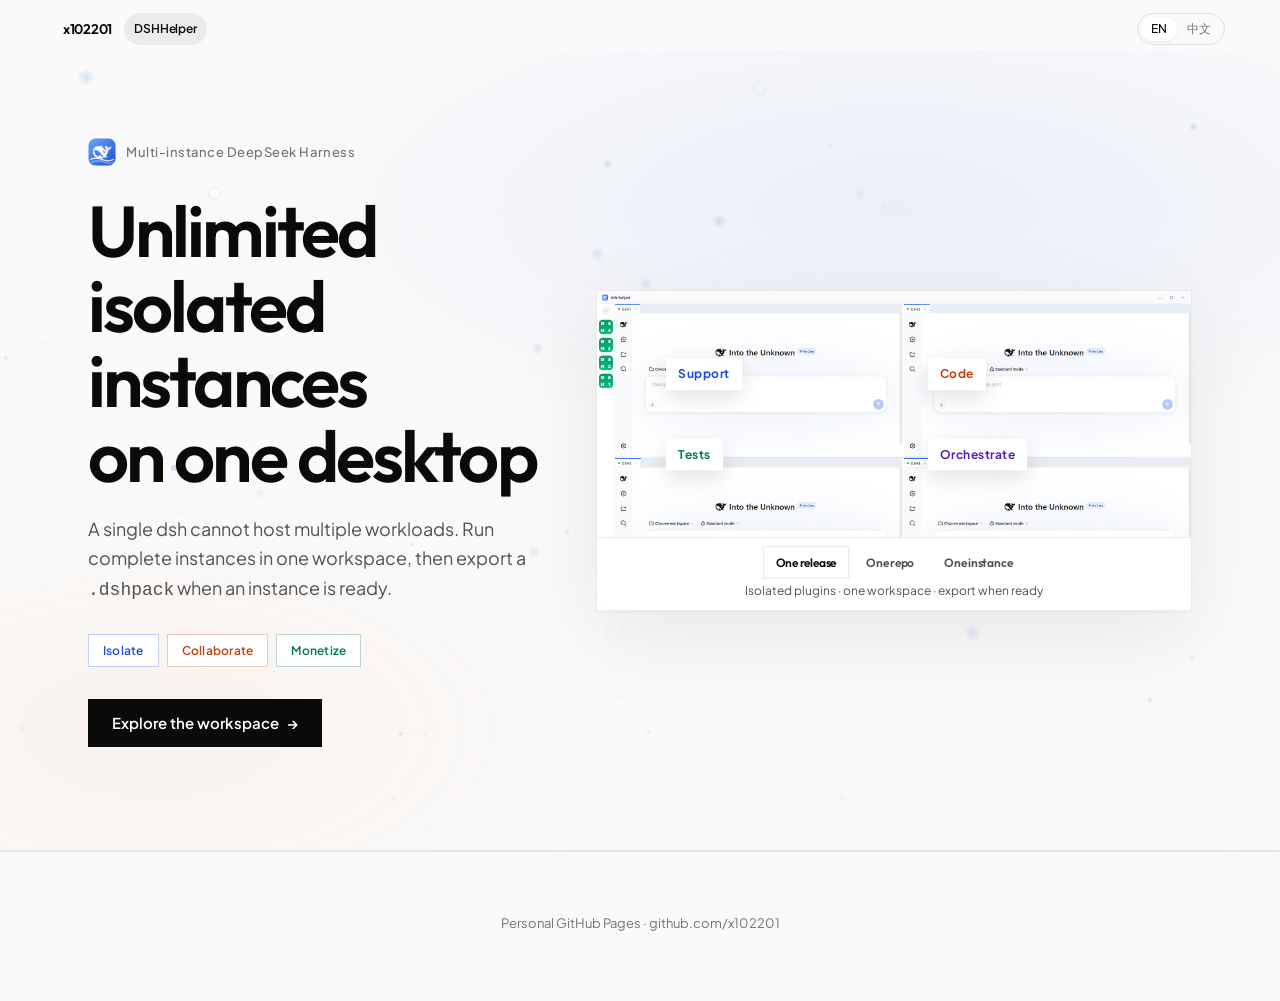
<file: index.html>
<!DOCTYPE html>
<html lang="en">
  <head>
    <meta charset="utf-8" />
    <meta name="viewport" content="width=device-width, initial-scale=1" />
    <title>x102201 — Projects</title>
    <meta
      name="description"
      content="Personal project showcase. Run unlimited isolated DeepSeek Harness instances on one desktop with DSHHelper."
    />
    <link rel="preconnect" href="https://fonts.googleapis.com" />
    <link rel="preconnect" href="https://fonts.gstatic.com" crossorigin />
    <link
      href="https://fonts.googleapis.com/css2?family=Outfit:wght@500;600;700&family=Plus+Jakarta+Sans:ital,wght@0,400;0,500;0,600;0,700;1,400&display=swap"
      rel="stylesheet"
    />
    <link rel="stylesheet" href="css/base.css" />
    <link rel="stylesheet" href="projects/dsh-helper/particles.css" />
    <link rel="stylesheet" href="projects/dsh-helper/banner/en/banner.css" />
    <script src="js/lang.js"></script>
  </head>
  <body>
    <header class="site-nav-shell">
      <div class="site-nav">
        <a class="site-nav__brand" href="./">x102201</a>
        <nav class="site-nav__content" data-site-content-nav></nav>
        <nav class="site-lang" aria-label="Language">
          <div class="site-lang__toggle">
            <a href="./" data-lang-switch="en" class="is-active" hreflang="en">EN</a>
            <a href="zh/" data-lang-switch="zh" hreflang="zh-CN">中文</a>
          </div>
        </nav>
      </div>
    </header>

    <main class="site-main">
      <a
        id="banner-dsh-helper"
        class="banner-dsh-helper"
        href="projects/dsh-helper/detail/"
        data-project-id="dsh-helper"
        aria-label="DSHHelper — Explore the workspace"
      >
        <canvas class="dsh-helper-particles" data-particles-mode="home" aria-hidden="true"></canvas>
        <div class="banner-dsh-helper__inner">
          <div class="banner-dsh-helper__copy">
            <p class="banner-dsh-helper__eyebrow">
              <img
                class="banner-dsh-helper__logo"
                src="projects/dsh-helper/assets/logo.png"
                alt=""
                width="28"
                height="28"
              />
              Multi-instance DeepSeek Harness
            </p>
            <h1 class="banner-dsh-helper__title">Unlimited isolated instances<br />on one desktop</h1>
            <p class="banner-dsh-helper__lede">
              A single dsh cannot host multiple workloads. Run complete instances in one workspace,
              then export a <code>.dshpack</code> when an instance is ready.
            </p>
            <ul class="banner-dsh-helper__tags">
              <li>Isolate</li>
              <li>Collaborate</li>
              <li>Monetize</li>
            </ul>
            <p class="banner-dsh-helper__cta">Explore the workspace <span aria-hidden="true">→</span></p>
          </div>
          <div class="banner-dsh-helper__visual">
            <div class="banner-dsh-helper__shot">
              <img
                src="projects/dsh-helper/assets/en/screenshot-main-light.png"
                alt="DSHHelper quad-pane workbench"
                width="1200"
                height="750"
                loading="eager"
              />
              <div class="banner-dsh-helper__scenes">
                <div class="banner-dsh-helper__scene is-on">
                  <ul class="banner-dsh-helper__panes">
                    <li>Support</li>
                    <li>Code</li>
                    <li>Tests</li>
                    <li>Orchestrate</li>
                  </ul>
                </div>
                <div class="banner-dsh-helper__scene">
                  <ul class="banner-dsh-helper__panes">
                    <li>Build</li>
                    <li>Docs</li>
                    <li>Test</li>
                    <li>Review</li>
                  </ul>
                </div>
                <div class="banner-dsh-helper__scene">
                  <ul class="banner-dsh-helper__panes">
                    <li>Frontend</li>
                    <li>Backend</li>
                    <li>Tests</li>
                    <li>Package</li>
                  </ul>
                </div>
              </div>
              <div class="banner-dsh-helper__legend">
                <div class="banner-dsh-helper__switch" aria-label="Work scenes">
                  <span class="is-on" data-scene="0" data-copy="Isolated plugins · one workspace · export when ready">One release</span>
                  <span data-scene="1" data-copy="Independent instances · one project folder · ship as a pack">One repo</span>
                  <span data-scene="2" data-copy="No plugin conflicts · side by side · one instance, one .dshpack">One instance</span>
                </div>
                <p class="banner-dsh-helper__caption-line">Isolated plugins · one workspace · export when ready</p>
              </div>
            </div>
          </div>
        </div>
      </a>
    </main>

    <footer class="site-footer">
      <p>Personal GitHub Pages · <a href="https://github.com/x102201">github.com/x102201</a></p>
    </footer>

    <script src="js/projects.js"></script>
    <script src="js/nav.js"></script>
    <script src="projects/dsh-helper/particles.js"></script>
    <script src="projects/dsh-helper/banner/banner.js"></script>
  </body>
</html>
</file>
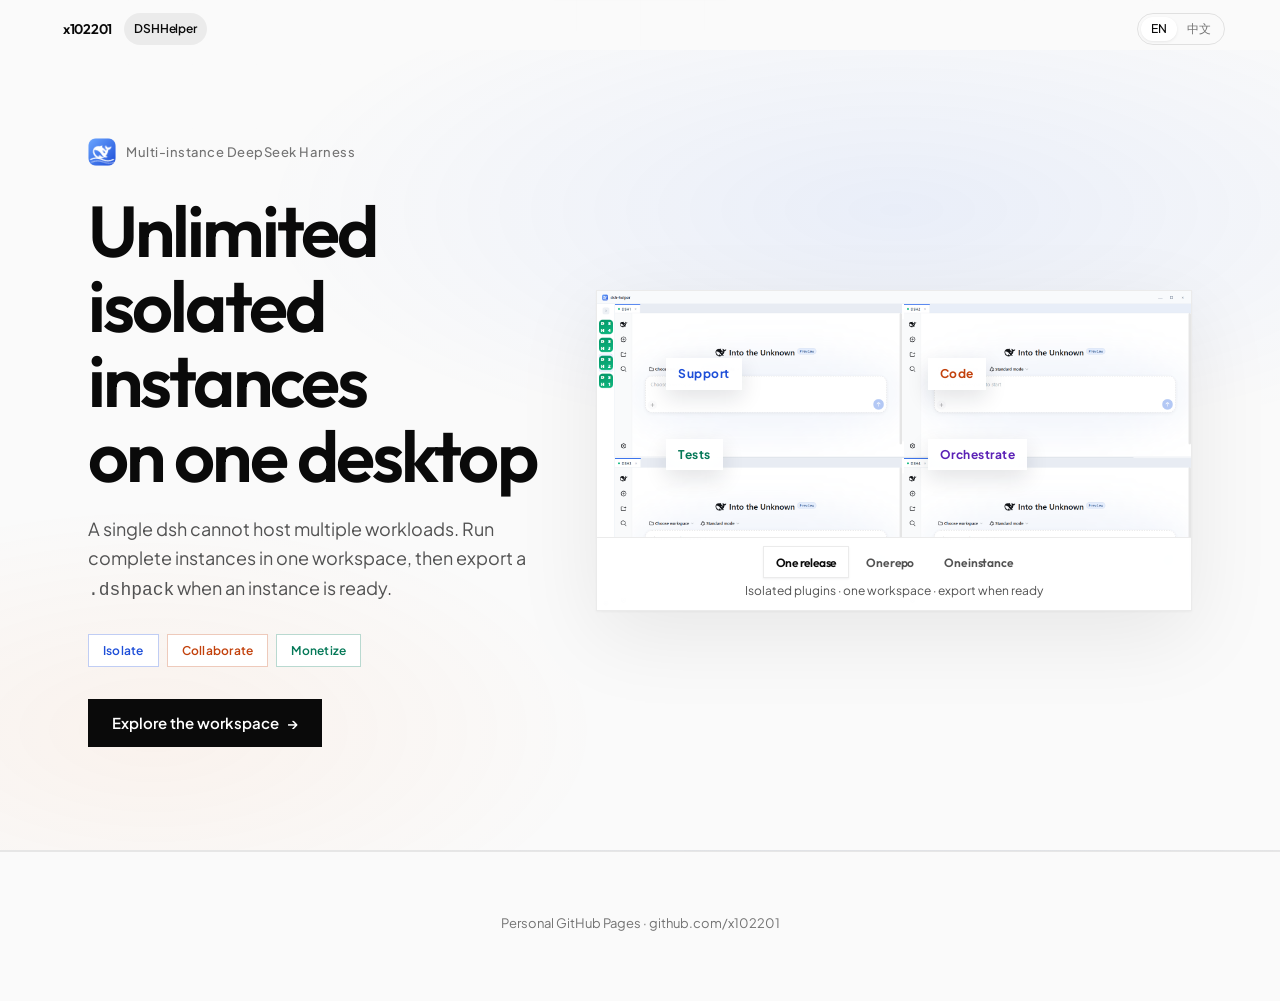
<file: zh/index.html>
<!DOCTYPE html>
<html lang="zh-CN">
  <head>
    <meta charset="utf-8" />
    <meta name="viewport" content="width=device-width, initial-scale=1" />
    <title>x102201 — 项目橱窗</title>
    <meta
      name="description"
      content="DSHHelper：在一台电脑上并行任意数量的独立 DeepSeek Harness 实例。隔离、协同、变现。"
    />
    <link rel="preconnect" href="https://fonts.googleapis.com" />
    <link rel="preconnect" href="https://fonts.gstatic.com" crossorigin />
    <link
      href="https://fonts.googleapis.com/css2?family=Outfit:wght@500;600;700&family=Plus+Jakarta+Sans:ital,wght@0,400;0,500;0,600;0,700;1,400&display=swap"
      rel="stylesheet"
    />
    <link rel="stylesheet" href="../css/base.css" />
    <link rel="stylesheet" href="../projects/dsh-helper/particles.css" />
    <link rel="stylesheet" href="../projects/dsh-helper/banner/zh/banner.css" />
    <script src="../js/lang.js"></script>
  </head>
  <body>
    <header class="site-nav-shell">
      <div class="site-nav">
        <a class="site-nav__brand" href="./">x102201</a>
        <nav class="site-nav__content" data-site-content-nav></nav>
        <nav class="site-lang" aria-label="语言">
          <div class="site-lang__toggle">
            <a href="../" data-lang-switch="en" hreflang="en">EN</a>
            <a href="./" data-lang-switch="zh" class="is-active" hreflang="zh-CN">中文</a>
          </div>
        </nav>
      </div>
    </header>

    <main class="site-main">
      <a
        id="banner-dsh-helper"
        class="banner-dsh-helper"
        href="../projects/dsh-helper/detail/zh/"
        data-project-id="dsh-helper"
        aria-label="DSHHelper — 了解工作区"
      >
        <canvas class="dsh-helper-particles" data-particles-mode="home" aria-hidden="true"></canvas>
        <div class="banner-dsh-helper__inner">
          <div class="banner-dsh-helper__copy">
            <p class="banner-dsh-helper__eyebrow">
              <img
                class="banner-dsh-helper__logo"
                src="../projects/dsh-helper/assets/logo.png"
                alt=""
                width="28"
                height="28"
              />
              DeepSeek Harness 桌面端
            </p>
            <h1 class="banner-dsh-helper__title">一台电脑，<br />并行无限实例</h1>
            <p class="banner-dsh-helper__lede">
              单一实例无法承载多套业务。拆成完整独立的 dsh，在同一工作区并行——实例就绪后封装为
              <code>.dshpack</code> 交付。
            </p>
            <ul class="banner-dsh-helper__tags">
              <li>隔离</li>
              <li>协同</li>
              <li>变现</li>
            </ul>
            <p class="banner-dsh-helper__cta">了解工作区 <span aria-hidden="true">→</span></p>
          </div>
          <div class="banner-dsh-helper__visual">
            <div class="banner-dsh-helper__shot">
              <img
                src="../projects/dsh-helper/assets/zh/screenshot-main-light.png"
                alt="DSHHelper 四分屏工作台"
                width="1200"
                height="750"
                loading="eager"
              />
              <div class="banner-dsh-helper__scenes">
                <div class="banner-dsh-helper__scene is-on">
                  <ul class="banner-dsh-helper__panes">
                    <li>客服</li>
                    <li>开发</li>
                    <li>测试</li>
                    <li>调度</li>
                  </ul>
                </div>
                <div class="banner-dsh-helper__scene">
                  <ul class="banner-dsh-helper__panes">
                    <li>编码</li>
                    <li>文档</li>
                    <li>测试</li>
                    <li>评审</li>
                  </ul>
                </div>
                <div class="banner-dsh-helper__scene">
                  <ul class="banner-dsh-helper__panes">
                    <li>前端</li>
                    <li>后端</li>
                    <li>测试</li>
                    <li>封装</li>
                  </ul>
                </div>
              </div>
              <div class="banner-dsh-helper__legend">
                <div class="banner-dsh-helper__switch" aria-label="工作场景">
                  <span class="is-on" data-scene="0" data-copy="插件环境隔离 · 同一工作区协同 · 配置完成后即可封装">同一份交付</span>
                  <span data-scene="1" data-copy="独立实例 · 共享项目目录 · 完成后导出制品">同一份仓库</span>
                  <span data-scene="2" data-copy="环境互不冲突 · 并行协作 · 一实例一 .dshpack">同一套实例</span>
                </div>
                <p class="banner-dsh-helper__caption-line">插件环境隔离 · 同一工作区协同 · 配置完成后即可封装</p>
              </div>
            </div>
          </div>
        </div>
      </a>
    </main>

    <footer class="site-footer">
      <p>个人 GitHub Pages · <a href="https://github.com/x102201">github.com/x102201</a></p>
    </footer>

    <script src="../js/projects.js"></script>
    <script src="../js/nav.js"></script>
    <script src="../projects/dsh-helper/particles.js"></script>
    <script src="../projects/dsh-helper/banner/banner.js"></script>
  </body>
</html>
</file>
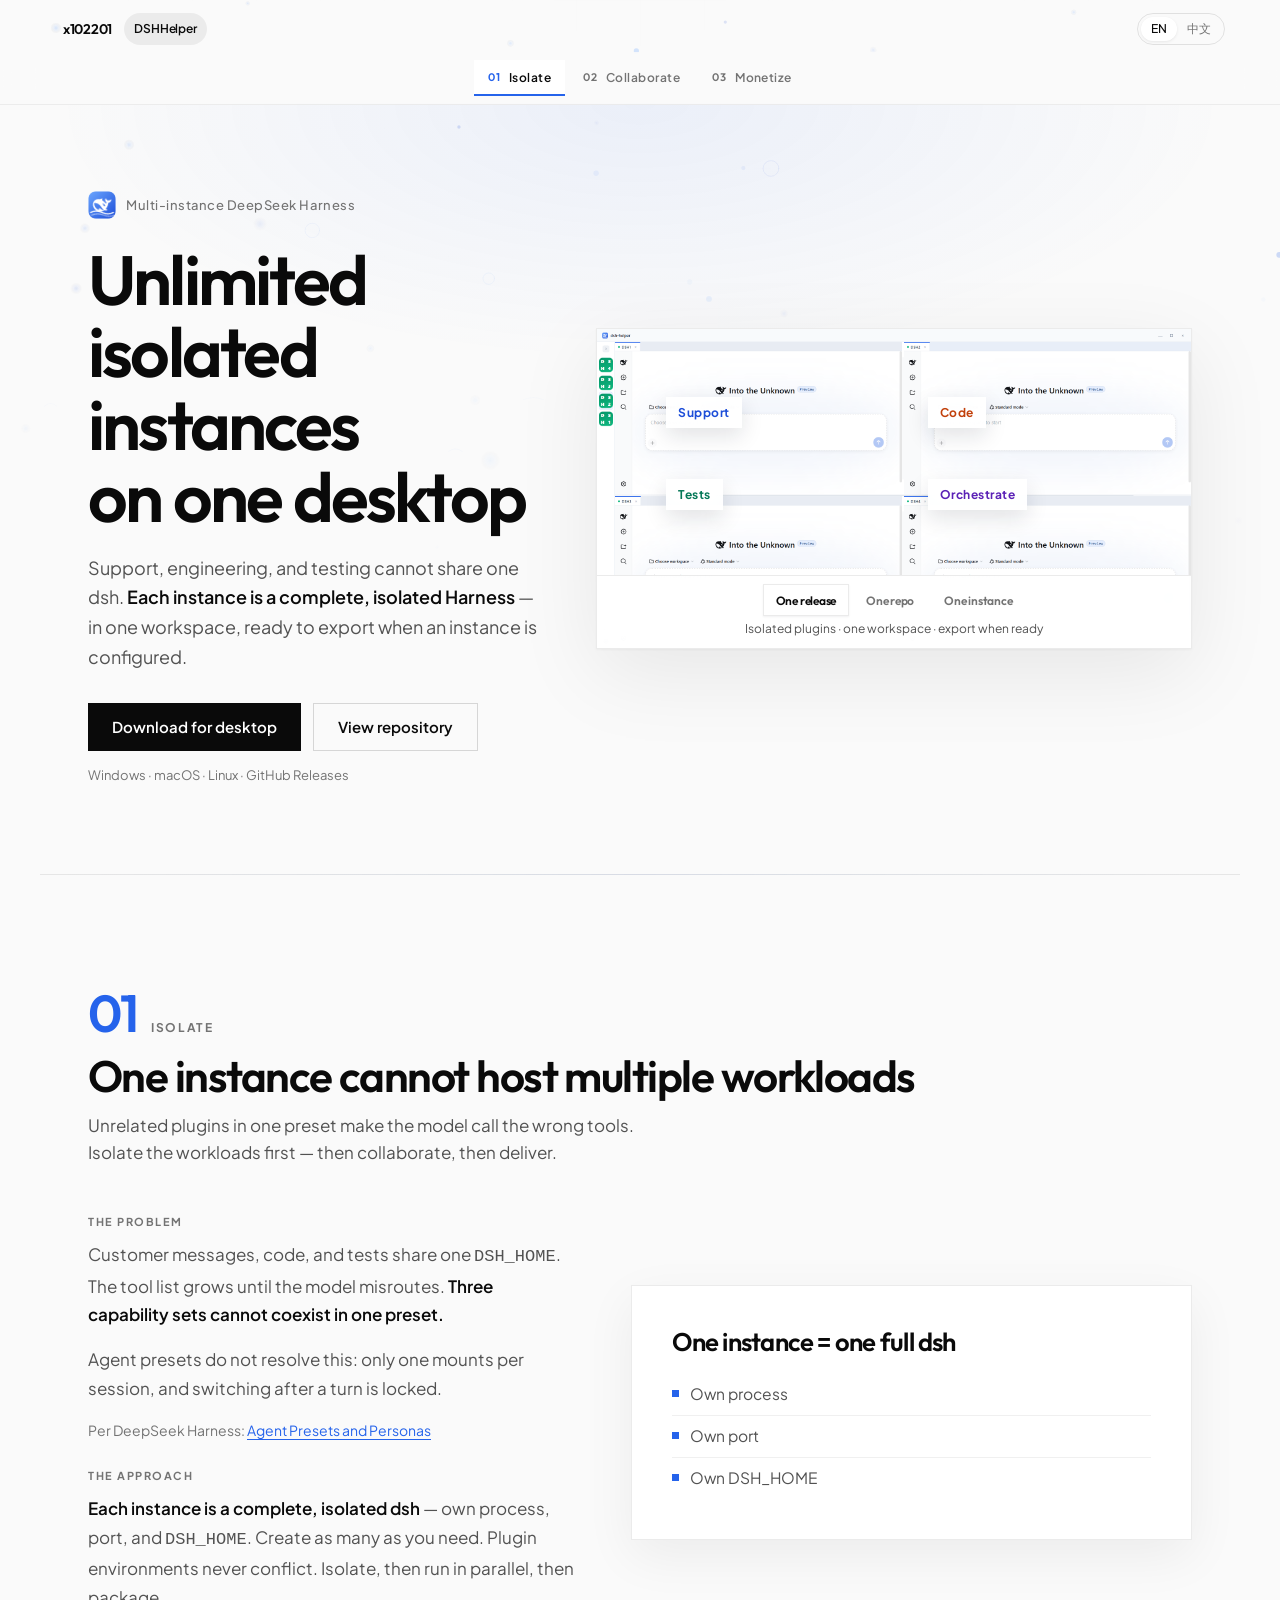
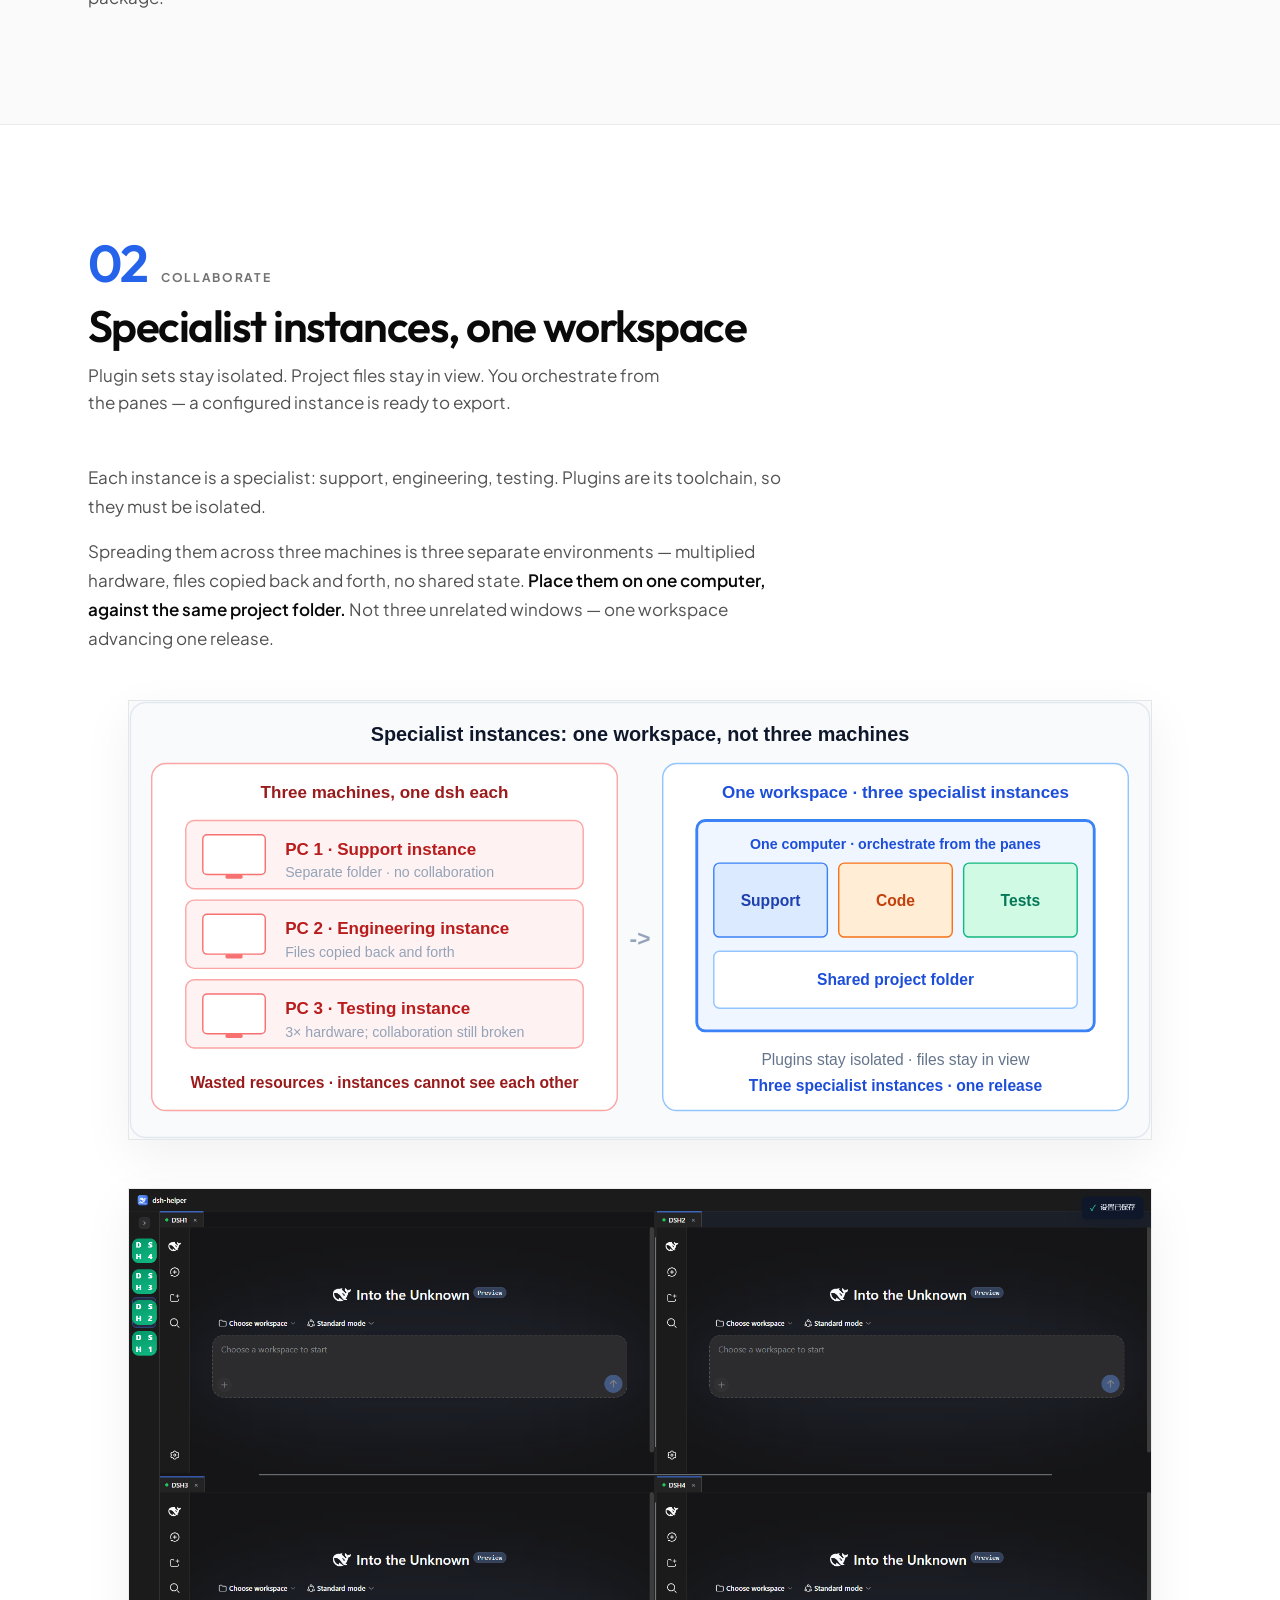
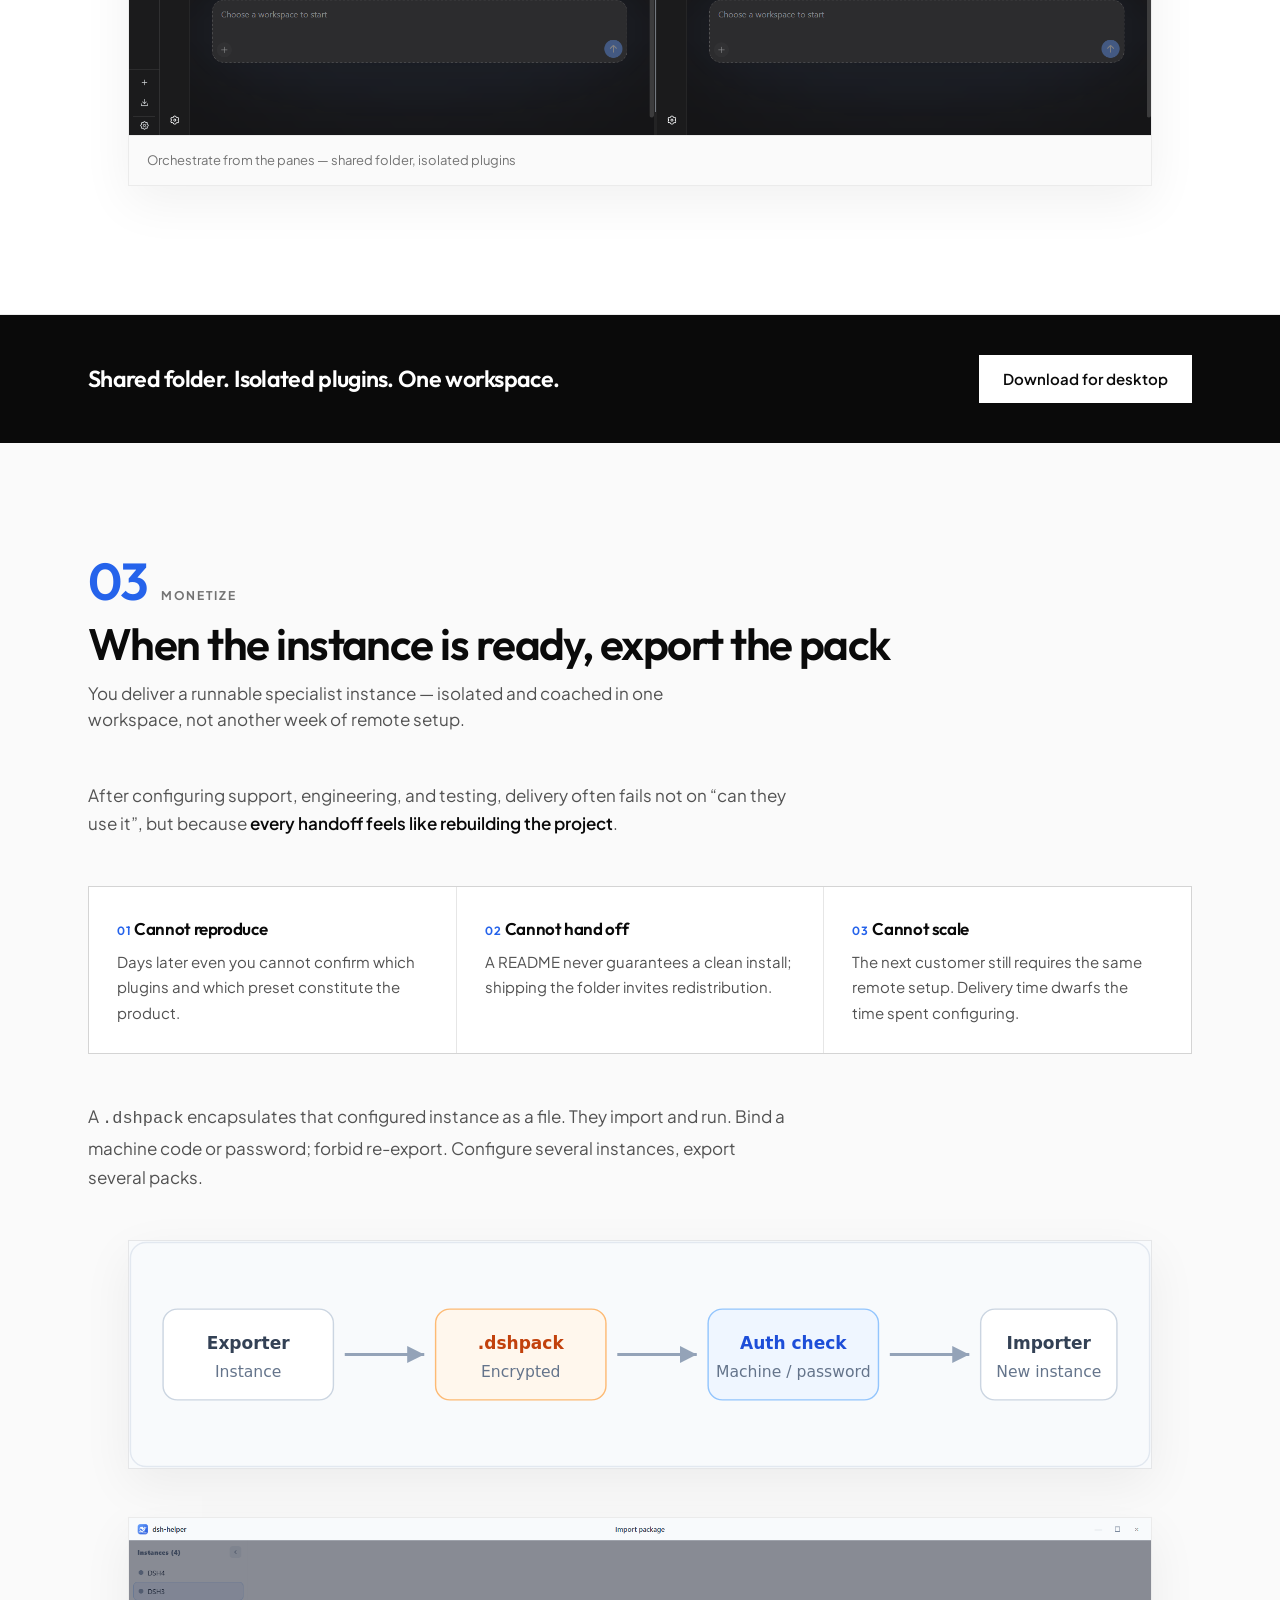
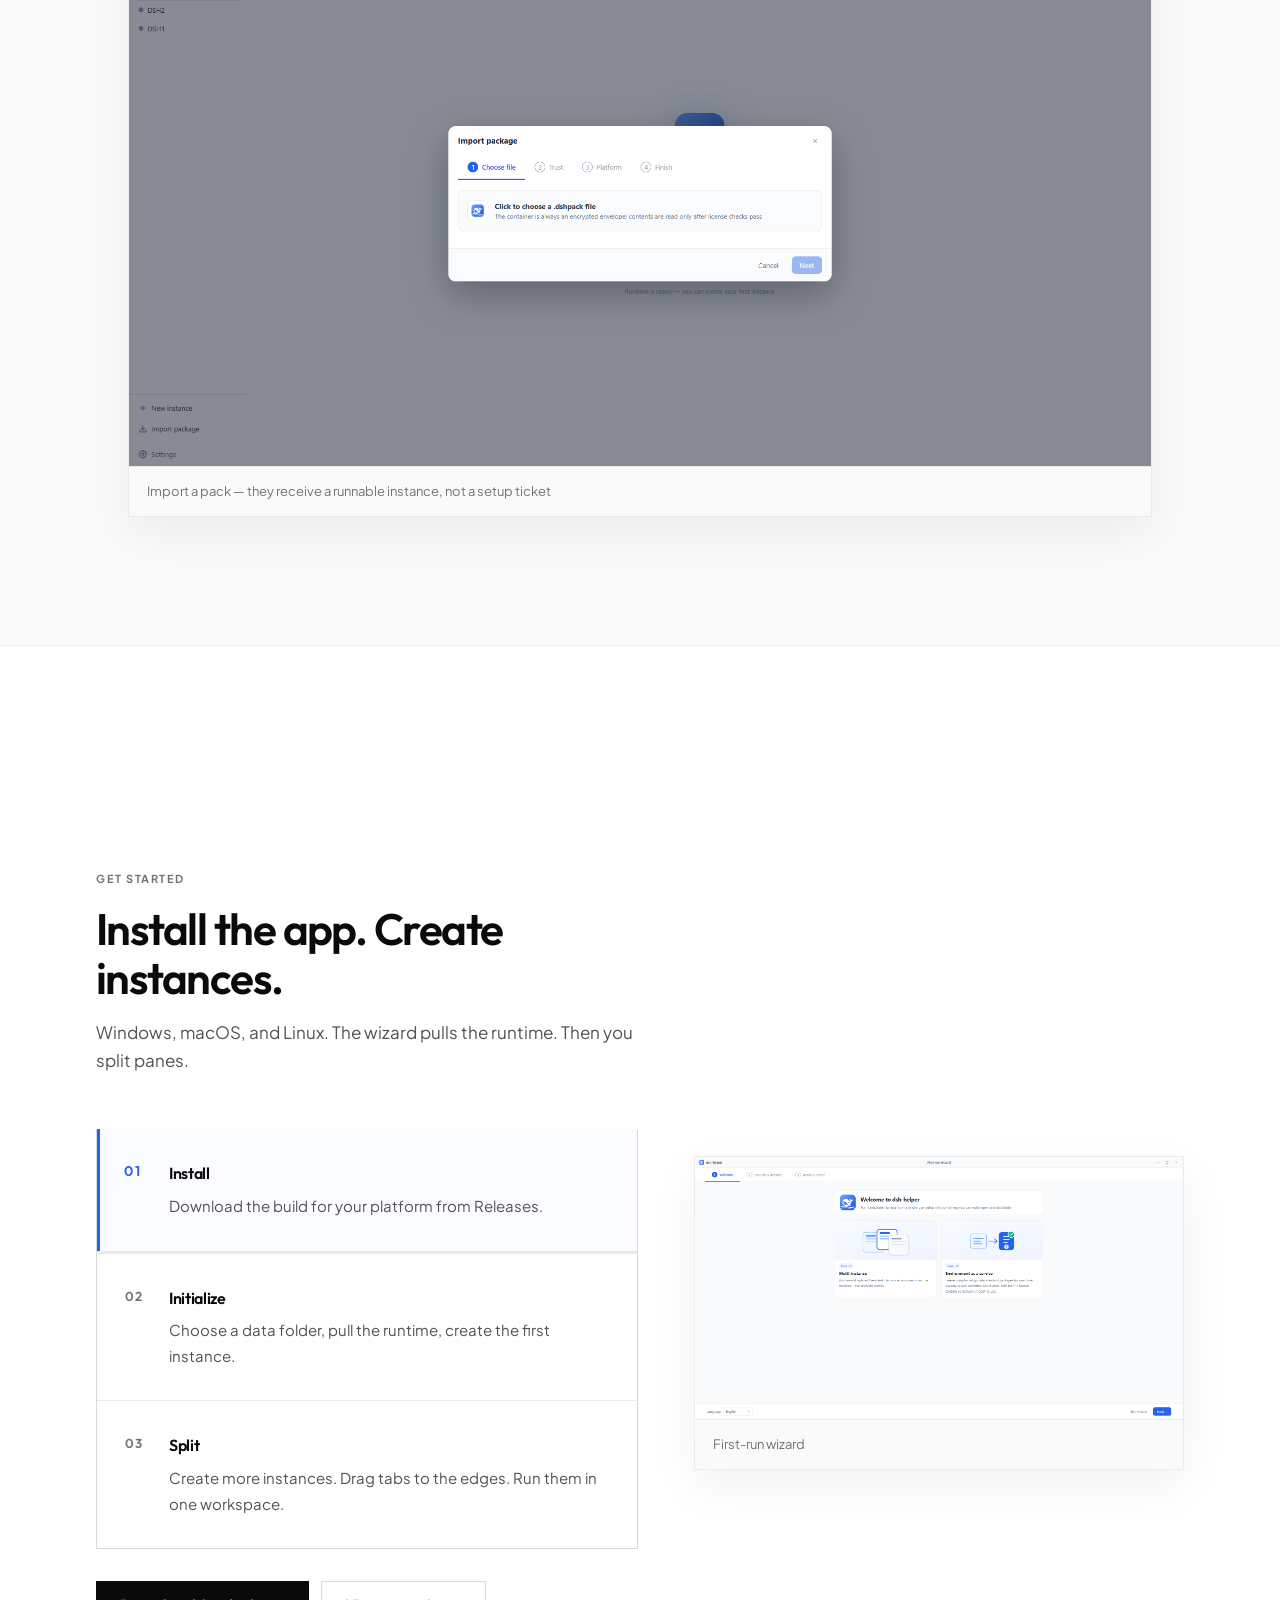
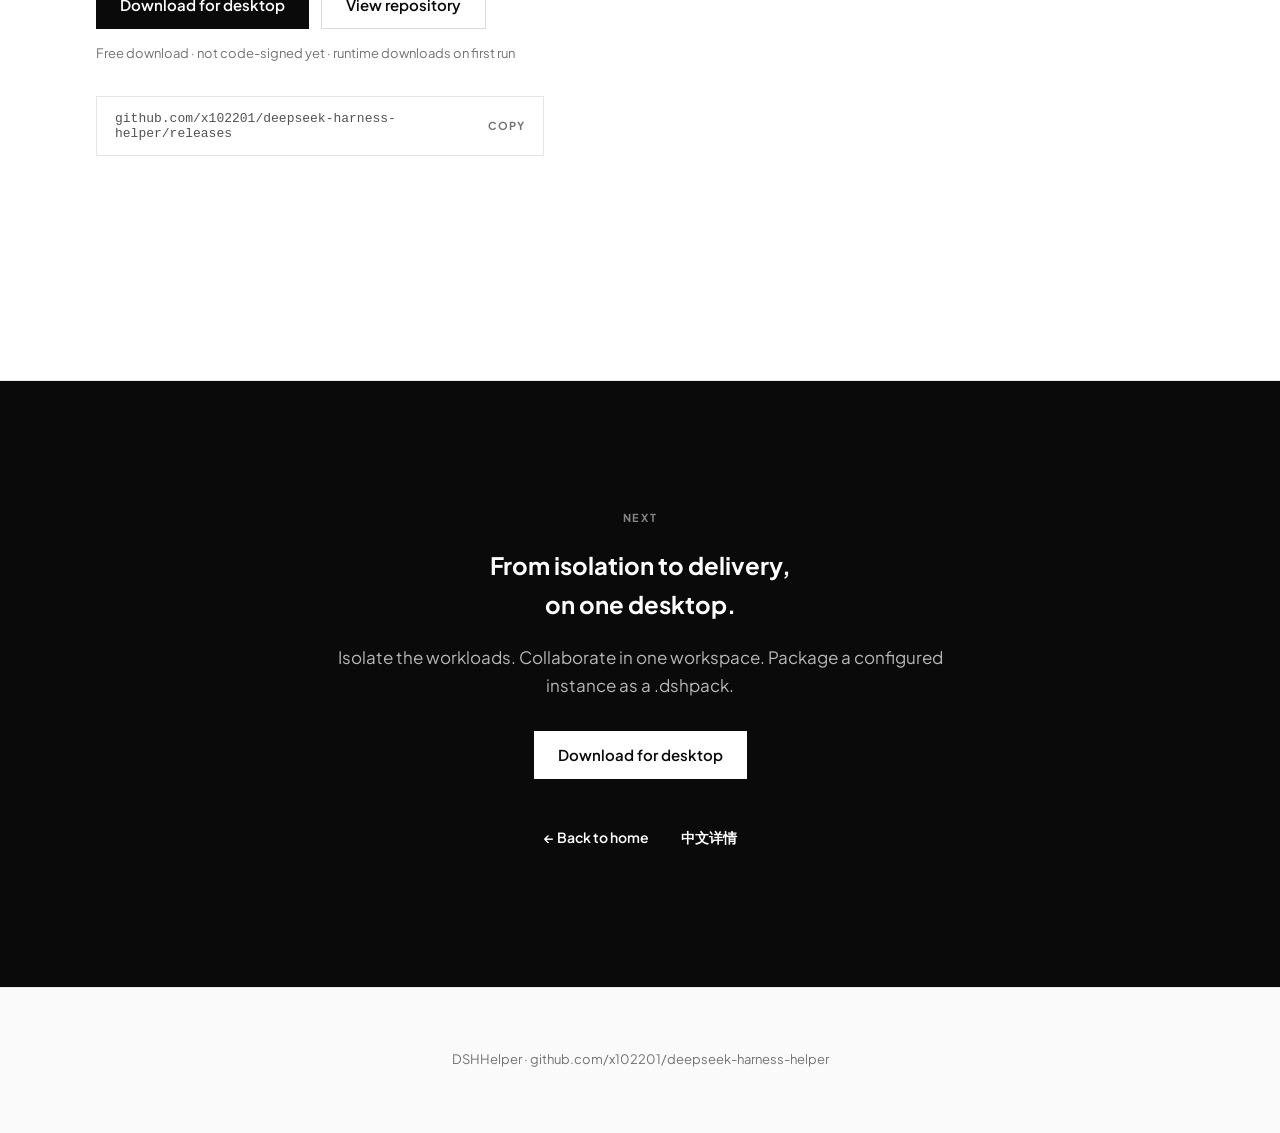
<file: projects/dsh-helper/detail/index.html>
<!DOCTYPE html>
<html lang="en">
  <head>
    <meta charset="utf-8" />
    <meta name="viewport" content="width=device-width, initial-scale=1" />
    <title>DSHHelper — Unlimited isolated instances on one desktop</title>
    <meta
      name="description"
      content="A single dsh cannot host multiple workloads. DSHHelper runs isolated DeepSeek Harness instances in one workspace — then exports a configured instance as a .dshpack."
    />
    <link rel="preconnect" href="https://fonts.googleapis.com" />
    <link rel="preconnect" href="https://fonts.gstatic.com" crossorigin />
    <link
      href="https://fonts.googleapis.com/css2?family=Outfit:wght@500;600;700&family=Plus+Jakarta+Sans:ital,wght@0,400;0,500;0,600;0,700;1,400&display=swap"
      rel="stylesheet"
    />
    <link rel="stylesheet" href="../../../css/base.css" />
    <link rel="stylesheet" href="../particles.css" />
    <link rel="stylesheet" href="detail.css" />
    <script src="../../../js/lang.js"></script>
  </head>
  <body class="dsh-detail">
    <canvas class="dsh-helper-particles" data-particles-mode="detail" aria-hidden="true"></canvas>
    <header class="site-nav-shell">
      <div class="site-nav">
        <a class="site-nav__brand" href="../../../">x102201</a>
        <nav class="site-nav__content" data-site-content-nav></nav>
        <nav class="site-lang" aria-label="Language">
          <div class="site-lang__toggle">
            <a href="./" data-lang-switch="en" class="is-active" hreflang="en">EN</a>
            <a href="zh/" data-lang-switch="zh" hreflang="zh-CN">中文</a>
          </div>
        </nav>
      </div>
    </header>

    <nav class="dsh-beats" aria-label="Story beats">
      <a href="#dsh-isolate" data-beat="1"><span>01</span>Isolate</a>
      <a href="#dsh-collab" data-beat="2"><span>02</span>Collaborate</a>
      <a href="#dsh-sell" data-beat="3"><span>03</span>Monetize</a>
    </nav>

    <main>
      <section class="dsh-hero">
        <div class="dsh-hero__inner">
          <p class="dsh-eyebrow">
            <img src="../assets/logo.png" alt="" width="28" height="28" />
            Multi-instance DeepSeek Harness
          </p>
          <h1>Unlimited isolated instances<br />on one desktop</h1>
          <p class="dsh-hero__lede">
            Support, engineering, and testing cannot share one dsh.
            <strong>Each instance is a complete, isolated Harness</strong> — in one workspace,
            ready to export when an instance is configured.
          </p>
          <div class="dsh-cta-row">
            <a
              class="dsh-btn dsh-btn--primary"
              href="https://github.com/x102201/deepseek-harness-helper/releases"
              rel="noopener noreferrer"
              >Download for desktop</a
            >
            <a
              class="dsh-btn dsh-btn--ghost"
              href="https://github.com/x102201/deepseek-harness-helper"
              rel="noopener noreferrer"
              >View repository</a
            >
          </div>
          <p class="dsh-proof">Windows · macOS · Linux · GitHub Releases</p>
        </div>
        <div class="dsh-hero__shot">
          <img
            src="../assets/en/screenshot-main-light.png"
            alt="DSHHelper workbench with multiple DeepSeek Harness panes"
            width="1200"
            height="750"
            loading="eager"
          />
          <div class="dsh-hero__scenes">
            <div class="dsh-hero__scene is-on">
              <ul class="dsh-hero__panes">
                <li>Support</li>
                <li>Code</li>
                <li>Tests</li>
                <li>Orchestrate</li>
              </ul>
            </div>
            <div class="dsh-hero__scene">
              <ul class="dsh-hero__panes">
                <li>Build</li>
                <li>Docs</li>
                <li>Test</li>
                <li>Review</li>
              </ul>
            </div>
            <div class="dsh-hero__scene">
              <ul class="dsh-hero__panes">
                <li>Frontend</li>
                <li>Backend</li>
                <li>Tests</li>
                <li>Package</li>
              </ul>
            </div>
          </div>
          <div class="dsh-hero__legend">
            <div class="dsh-hero__switch" aria-label="Work scenes">
              <button type="button" class="is-on" data-scene="0" data-copy="Isolated plugins · one workspace · export when ready">One release</button>
              <button type="button" data-scene="1" data-copy="Independent instances · one project folder · ship as a pack">One repo</button>
              <button type="button" data-scene="2" data-copy="No plugin conflicts · side by side · one instance, one .dshpack">One instance</button>
            </div>
            <p class="dsh-hero__caption">Isolated plugins · one workspace · export when ready</p>
          </div>
        </div>
      </section>

      <section class="dsh-chapter" id="dsh-isolate" data-chapter="1">
        <div class="dsh-chapter__inner">
          <header class="dsh-chapter__head">
            <p class="dsh-chapter__num"><span>01</span> Isolate</p>
            <h2>One instance cannot host multiple workloads</h2>
            <p class="dsh-chapter__promise">Unrelated plugins in one preset make the model call the wrong tools. Isolate the workloads first — then collaborate, then deliver.</p>
          </header>
          <div class="dsh-chapter__grid">
            <div class="dsh-chapter__copy">
              <p class="dsh-kicker">The problem</p>
              <p>
                Customer messages, code, and tests share one <code>DSH_HOME</code>.
                The tool list grows until the model misroutes.
                <strong>Three capability sets cannot coexist in one preset.</strong>
              </p>
              <p>
                Agent presets do not resolve this: only one mounts per session, and switching after a turn is locked.
              </p>
              <p class="dsh-cite">
                Per DeepSeek Harness:
                <a href="https://deepseekdocs.com/en/docs/features/persona" rel="noopener noreferrer"
                  >Agent Presets and Personas</a>
              </p>
              <p class="dsh-kicker">The approach</p>
              <p>
                <strong>Each instance is a complete, isolated dsh</strong> — own process, port, and
                <code>DSH_HOME</code>. Create as many as you need. Plugin environments never conflict.
                Isolate, then run in parallel, then package.
              </p>
            </div>
            <aside class="dsh-callout">
              <p class="dsh-callout__eq">One instance = one full dsh</p>
              <ul>
                <li>Own process</li>
                <li>Own port</li>
                <li>Own DSH_HOME</li>
              </ul>
            </aside>
          </div>
        </div>
      </section>

      <section class="dsh-chapter dsh-chapter--band" id="dsh-collab" data-chapter="2">
        <div class="dsh-chapter__inner">
          <header class="dsh-chapter__head">
            <p class="dsh-chapter__num"><span>02</span> Collaborate</p>
            <h2>Specialist instances, one workspace</h2>
            <p class="dsh-chapter__promise">Plugin sets stay isolated. Project files stay in view. You orchestrate from the panes — a configured instance is ready to export.</p>
          </header>
          <div class="dsh-chapter__copy dsh-chapter__copy--wide">
            <p>
              Each instance is a specialist: support, engineering, testing. Plugins are its toolchain, so they must be isolated.
            </p>
            <p>
              Spreading them across three machines is three separate environments — multiplied hardware, files copied back and forth, no shared state.
              <strong>Place them on one computer, against the same project folder.</strong>
              Not three unrelated windows — one workspace advancing one release.
            </p>
          </div>
          <figure class="dsh-media dsh-media--diagram">
            <img
              src="../assets/en/collab-model.svg"
              alt="Specialist instances: one workspace versus three separate machines"
              width="720"
              height="308"
              loading="lazy"
            />
          </figure>
          <figure class="dsh-media">
            <img
              src="../assets/en/screenshot-main-dark.png"
              alt="Dark shell with a 2 by 2 quad-pane layout"
              width="1200"
              height="750"
              loading="lazy"
            />
            <figcaption class="dsh-media__caption">Orchestrate from the panes — shared folder, isolated plugins</figcaption>
          </figure>
        </div>
      </section>

      <aside class="dsh-mid-cta-band">
        <div class="dsh-mid-cta">
          <p>Shared folder. Isolated plugins. One workspace.</p>
          <a
            class="dsh-btn dsh-btn--primary"
            href="https://github.com/x102201/deepseek-harness-helper/releases"
            rel="noopener noreferrer"
            >Download for desktop</a
          >
        </div>
      </aside>

      <section class="dsh-chapter" id="dsh-sell" data-chapter="3">
        <div class="dsh-chapter__inner">
          <header class="dsh-chapter__head">
            <p class="dsh-chapter__num"><span>03</span> Monetize</p>
            <h2>When the instance is ready, export the pack</h2>
            <p class="dsh-chapter__promise">You deliver a runnable specialist instance — isolated and coached in one workspace, not another week of remote setup.</p>
          </header>
          <div class="dsh-chapter__copy dsh-chapter__copy--wide">
            <p>
              After configuring support, engineering, and testing, delivery often fails not on “can they use it”, but because
              <strong>every handoff feels like rebuilding the project</strong>.
            </p>
          </div>
          <ol class="dsh-pits">
            <li>
              <strong>Cannot reproduce</strong>
              <span>Days later even you cannot confirm which plugins and which preset constitute the product.</span>
            </li>
            <li>
              <strong>Cannot hand off</strong>
              <span>A README never guarantees a clean install; shipping the folder invites redistribution.</span>
            </li>
            <li>
              <strong>Cannot scale</strong>
              <span>The next customer still requires the same remote setup. Delivery time dwarfs the time spent configuring.</span>
            </li>
          </ol>
          <div class="dsh-chapter__copy dsh-chapter__copy--wide">
            <p>
              A <code>.dshpack</code> encapsulates that configured instance as a file. They import and run.
              Bind a machine code or password; forbid re-export. Configure several instances, export several packs.
            </p>
          </div>
          <figure class="dsh-media dsh-media--diagram">
            <img
              src="../assets/en/dshpack-flow.svg"
              alt="Export and import flow for .dshpack packages"
              width="720"
              height="240"
              loading="lazy"
            />
          </figure>
          <figure class="dsh-media">
            <img
              src="../assets/en/screenshot-import.png"
              alt="Import package dialog in DSHHelper"
              width="900"
              height="600"
              loading="lazy"
            />
            <figcaption class="dsh-media__caption">Import a pack — they receive a runnable instance, not a setup ticket</figcaption>
          </figure>
        </div>
      </section>

      <section class="dsh-section dsh-section--band dsh-start">
        <div class="dsh-section__inner">
          <div class="dsh-start__copy">
            <p class="dsh-section__label">Get started</p>
            <h2>Install the app. Create instances.</h2>
            <p class="dsh-section__intro">
              Windows, macOS, and Linux. The wizard pulls the runtime. Then you split panes.
            </p>
            <ol class="dsh-steps">
              <li>
                <strong>Install</strong>
                <span>Download the build for your platform from Releases.</span>
              </li>
              <li>
                <strong>Initialize</strong>
                <span>Choose a data folder, pull the runtime, create the first instance.</span>
              </li>
              <li>
                <strong>Split</strong>
                <span>Create more instances. Drag tabs to the edges. Run them in one workspace.</span>
              </li>
            </ol>
            <div class="dsh-cta-row">
              <a
                class="dsh-btn dsh-btn--primary"
                href="https://github.com/x102201/deepseek-harness-helper/releases"
                rel="noopener noreferrer"
                >Download for desktop</a
              >
              <a
                class="dsh-btn dsh-btn--ghost"
                href="https://github.com/x102201/deepseek-harness-helper"
                rel="noopener noreferrer"
                >View repository</a
              >
            </div>
            <p class="dsh-proof">Free download · not code-signed yet · runtime downloads on first run</p>
            <button
              type="button"
              class="dsh-release-note"
              data-copy-url="https://github.com/x102201/deepseek-harness-helper/releases"
              aria-label="Copy GitHub Releases URL"
            >
              <span class="dsh-release-note__url">github.com/x102201/deepseek-harness-helper/releases</span>
              <span class="dsh-release-note__hint">Copy</span>
            </button>
          </div>
          <figure class="dsh-media dsh-start__shot">
            <img
              src="../assets/en/screenshot-wizard.png"
              alt="First-run wizard in DSHHelper"
              width="900"
              height="600"
              loading="lazy"
            />
            <figcaption class="dsh-media__caption">First-run wizard</figcaption>
          </figure>
        </div>
      </section>

      <section class="dsh-close">
        <div class="dsh-close__inner">
          <p class="dsh-section__label">Next</p>
          <h2>From isolation to delivery,<br />on one desktop.</h2>
          <p class="dsh-section__intro">
            Isolate the workloads. Collaborate in one workspace. Package a configured instance as a .dshpack.
          </p>
          <div class="dsh-cta-row">
            <a
              class="dsh-btn dsh-btn--primary"
              href="https://github.com/x102201/deepseek-harness-helper/releases"
              rel="noopener noreferrer"
              >Download for desktop</a
            >
          </div>
          <nav class="dsh-meta" aria-label="Page links">
            <a href="../../../">← Back to home</a>
            <a href="zh/" data-lang-switch="zh" hreflang="zh-CN">中文详情</a>
          </nav>
        </div>
      </section>
    </main>

    <footer class="site-footer">
      <p>
        DSHHelper ·
        <a href="https://github.com/x102201/deepseek-harness-helper" rel="noopener noreferrer"
          >github.com/x102201/deepseek-harness-helper</a
        >
      </p>
    </footer>

    <script src="../../../js/projects.js"></script>
    <script src="../../../js/nav.js"></script>
    <script src="../particles.js"></script>
    <script src="detail.js"></script>
  </body>
</html>
</file>
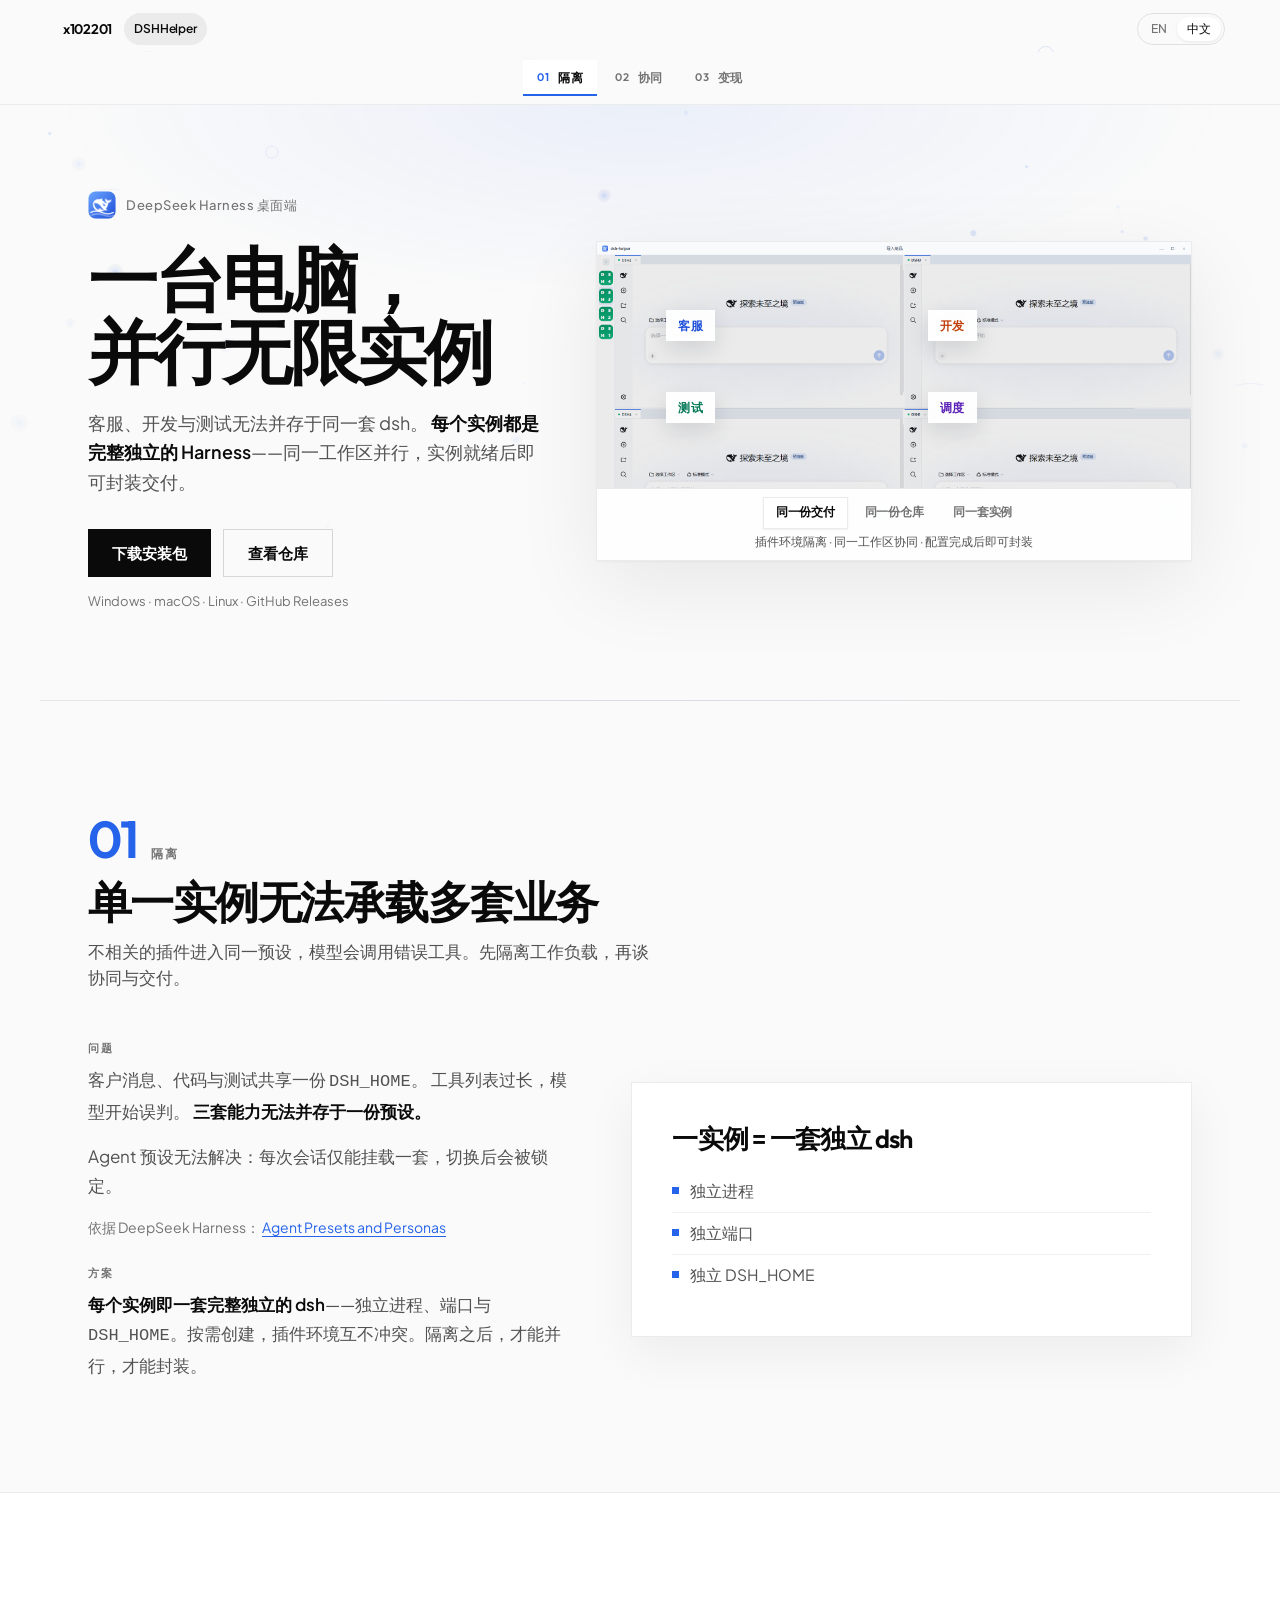
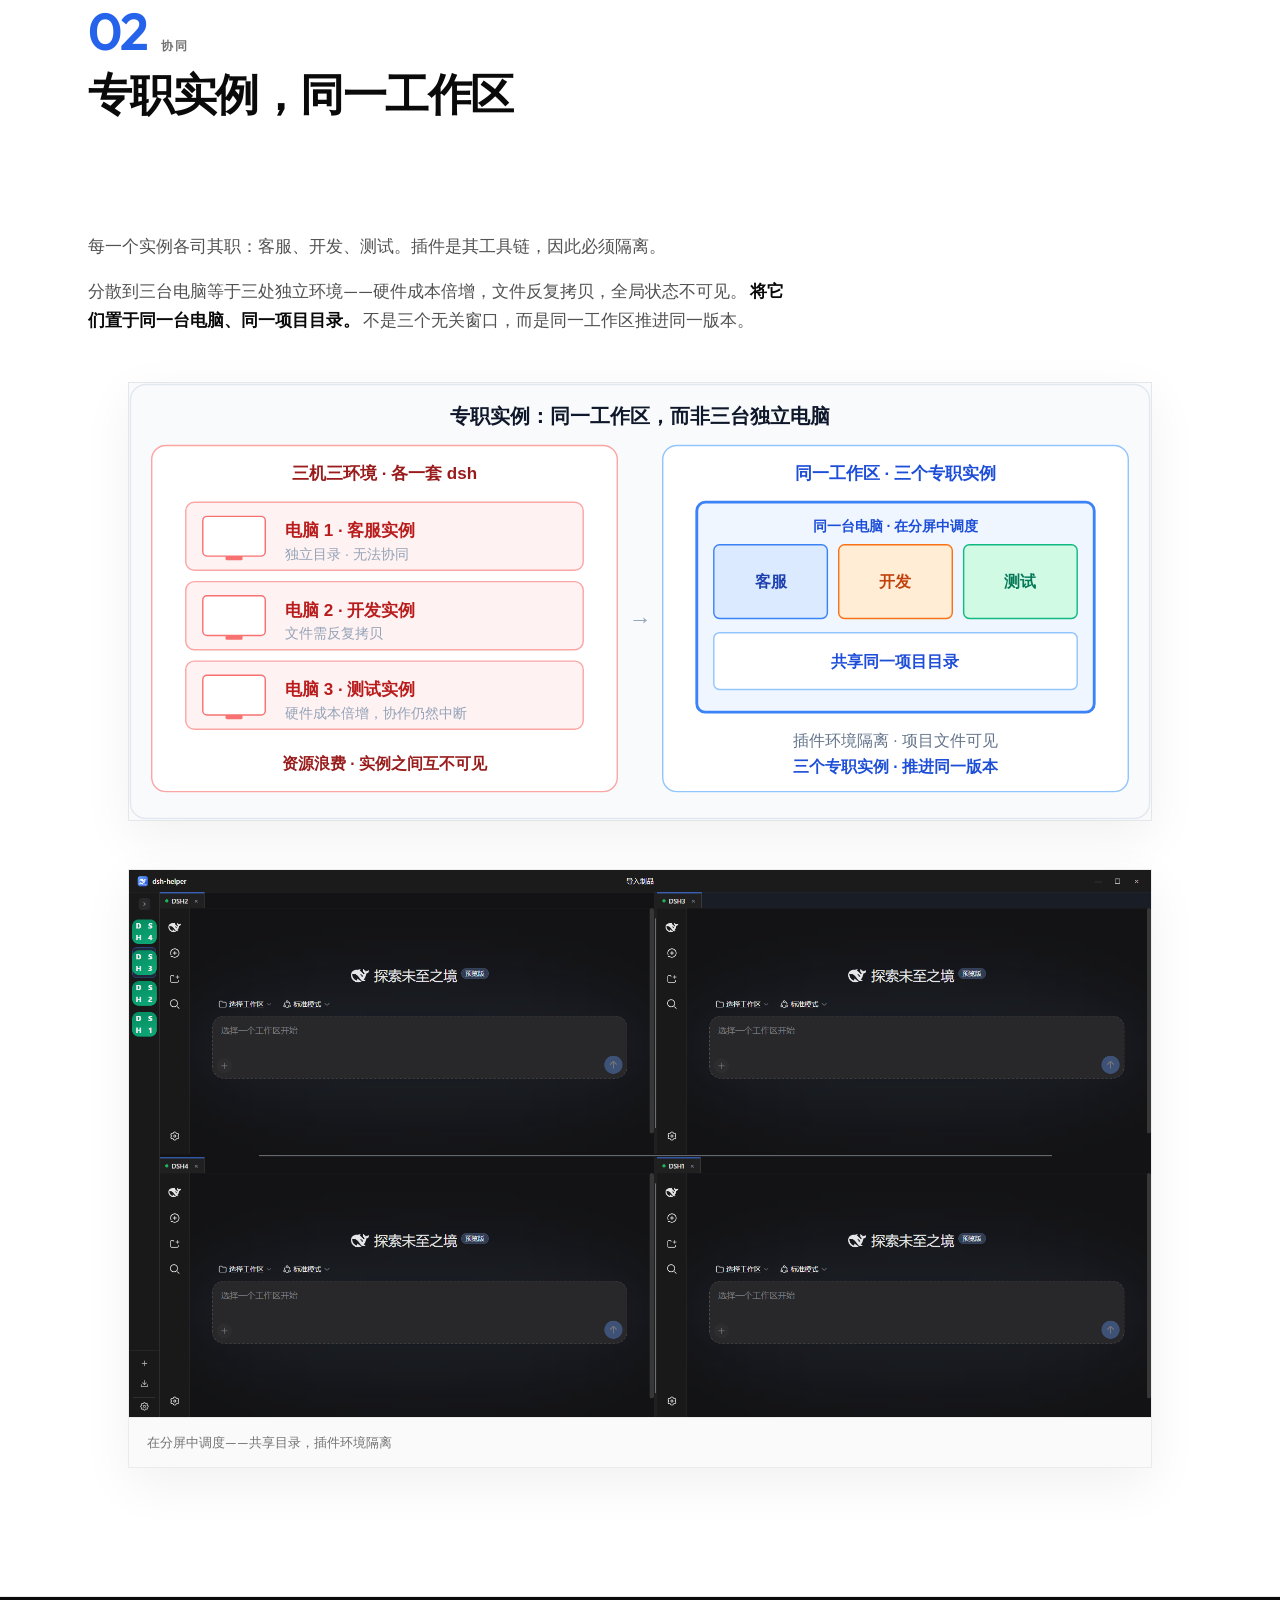
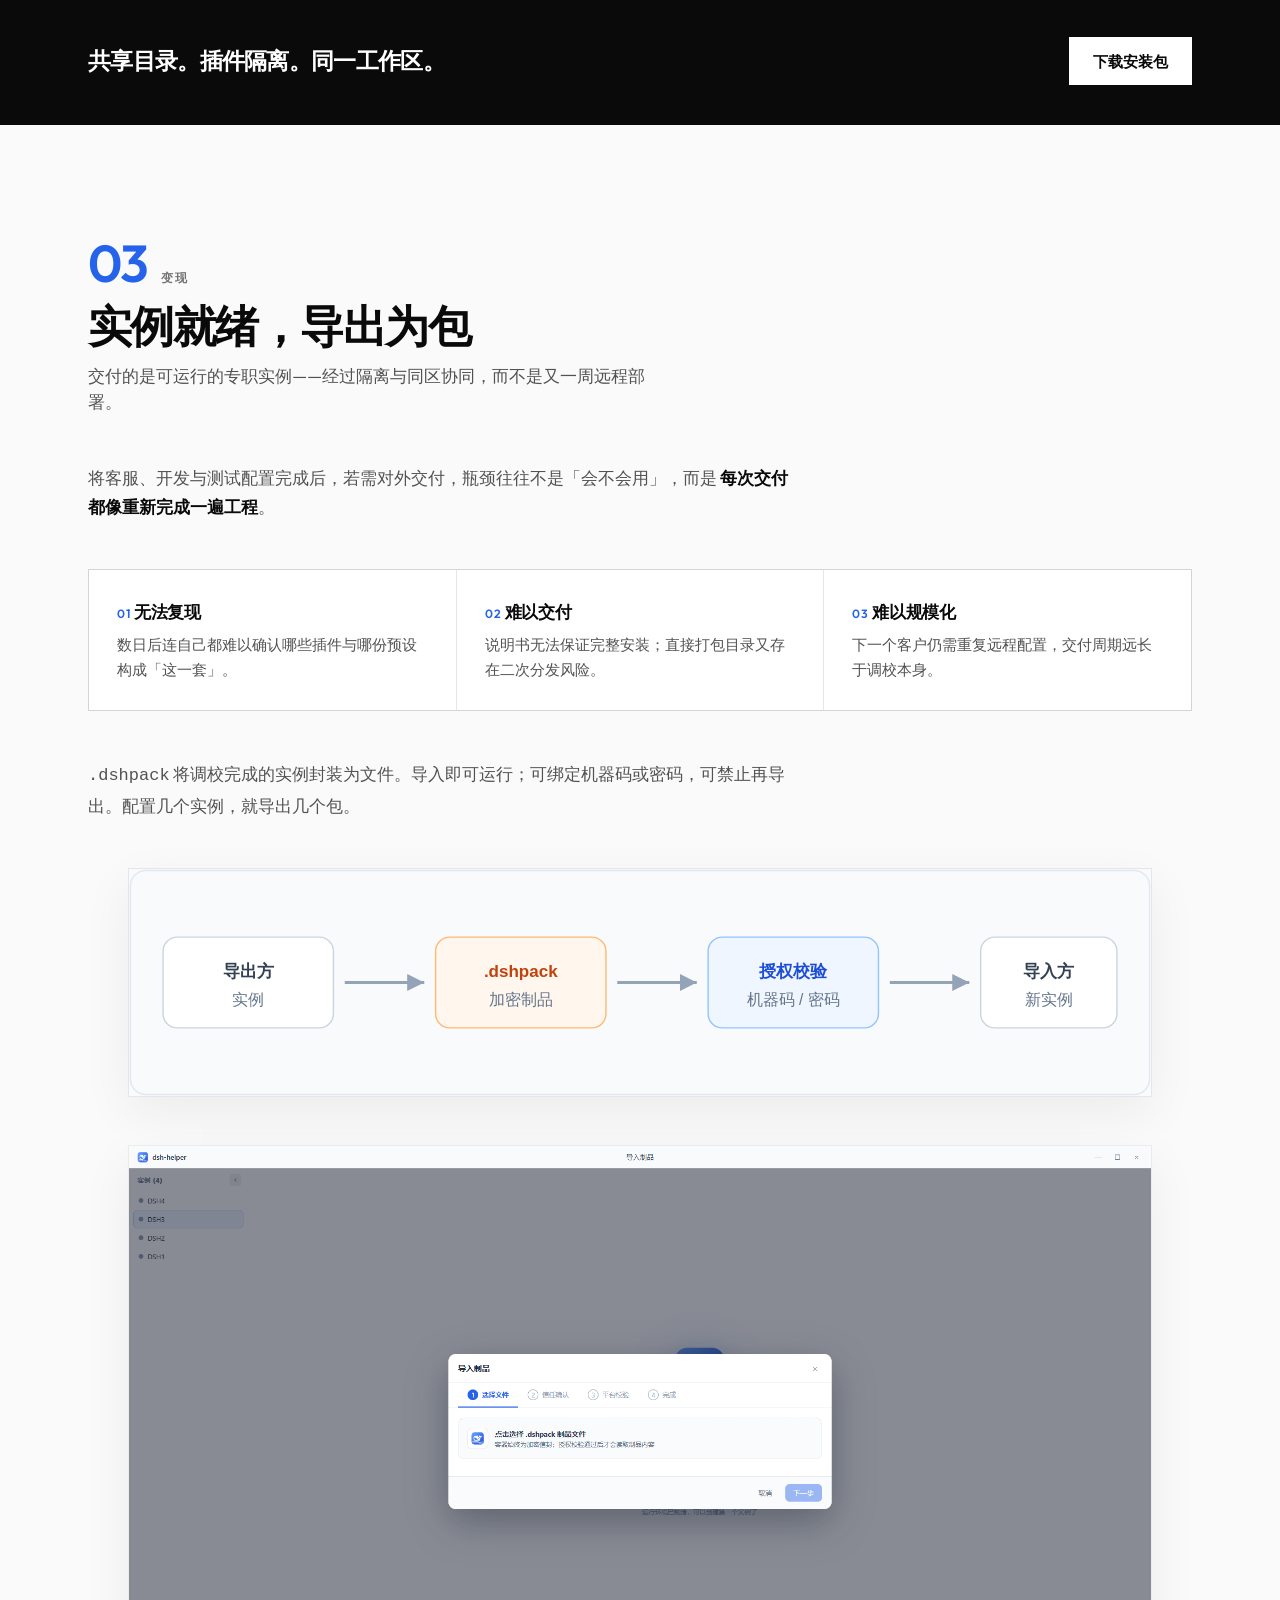
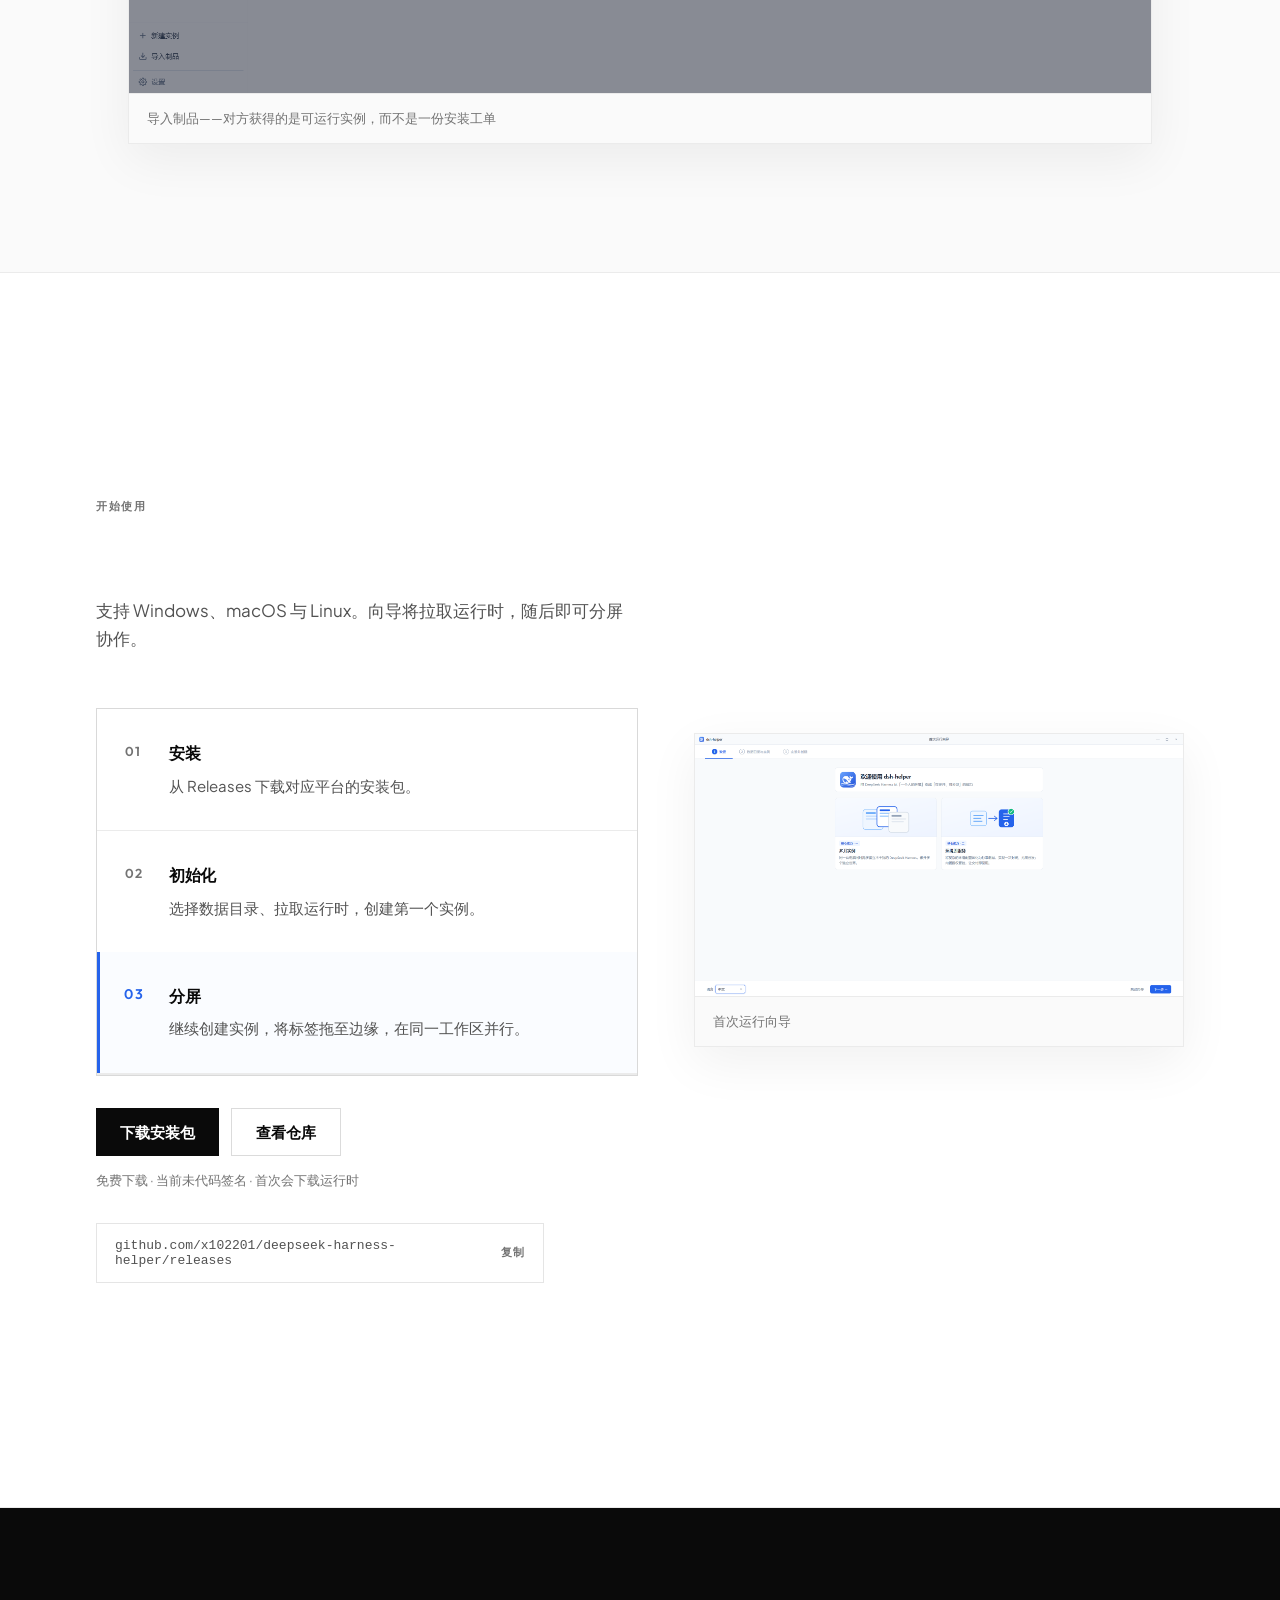
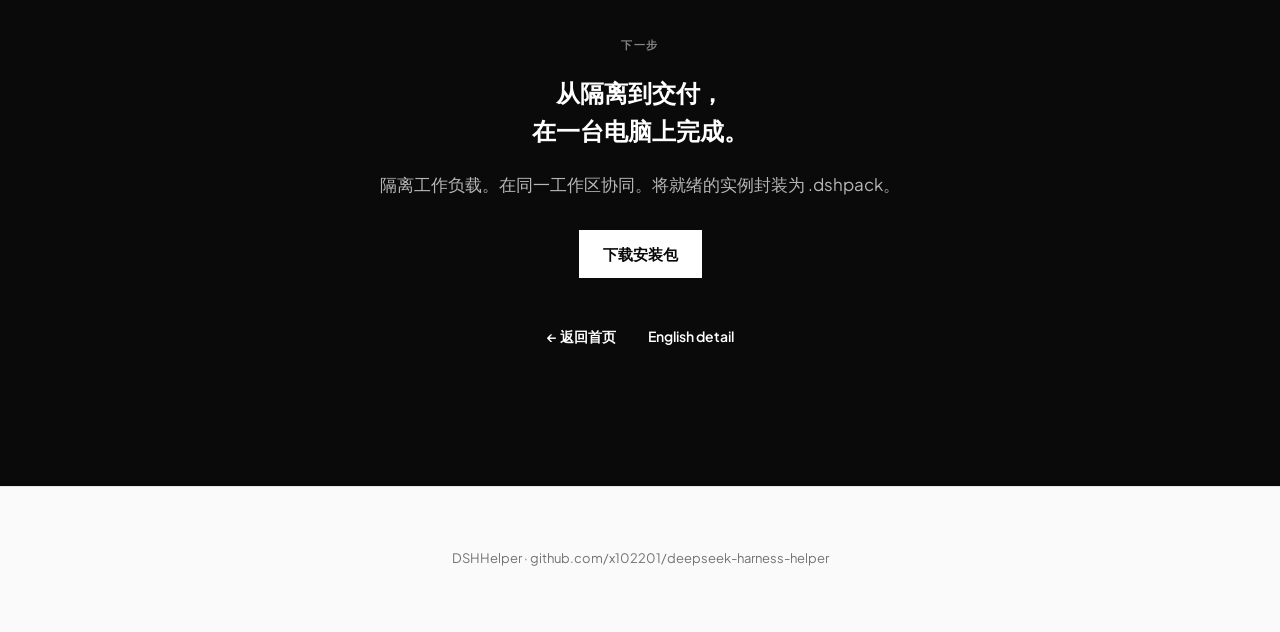
<file: projects/dsh-helper/detail/zh/index.html>
<!DOCTYPE html>
<html lang="zh-CN">
  <head>
    <meta charset="utf-8" />
    <meta name="viewport" content="width=device-width, initial-scale=1" />
    <title>DSHHelper — 一台电脑，并行无限实例</title>
    <meta
      name="description"
      content="单一实例无法承载多套业务。DSHHelper 在一台电脑上并行隔离的 DeepSeek Harness 实例，并可将就绪实例封装为 .dshpack。"
    />
    <link rel="preconnect" href="https://fonts.googleapis.com" />
    <link rel="preconnect" href="https://fonts.gstatic.com" crossorigin />
    <link
      href="https://fonts.googleapis.com/css2?family=Outfit:wght@500;600;700&family=Plus+Jakarta+Sans:ital,wght@0,400;0,500;0,600;0,700;1,400&display=swap"
      rel="stylesheet"
    />
    <link rel="stylesheet" href="../../../../css/base.css" />
    <link rel="stylesheet" href="../../particles.css" />
    <link rel="stylesheet" href="../detail.css" />
    <script src="../../../../js/lang.js"></script>
  </head>
  <body class="dsh-detail">
    <canvas class="dsh-helper-particles" data-particles-mode="detail" aria-hidden="true"></canvas>
    <header class="site-nav-shell">
      <div class="site-nav">
        <a class="site-nav__brand" href="../../../../zh/">x102201</a>
        <nav class="site-nav__content" data-site-content-nav></nav>
        <nav class="site-lang" aria-label="语言">
          <div class="site-lang__toggle">
            <a href="../" data-lang-switch="en" hreflang="en">EN</a>
            <a href="./" data-lang-switch="zh" class="is-active" hreflang="zh-CN">中文</a>
          </div>
        </nav>
      </div>
    </header>

    <nav class="dsh-beats" aria-label="故事节拍">
      <a href="#dsh-isolate" data-beat="1"><span>01</span>隔离</a>
      <a href="#dsh-collab" data-beat="2"><span>02</span>协同</a>
      <a href="#dsh-sell" data-beat="3"><span>03</span>变现</a>
    </nav>

    <main>
      <section class="dsh-hero">
        <div class="dsh-hero__inner">
          <p class="dsh-eyebrow">
            <img src="../../assets/logo.png" alt="" width="28" height="28" />
            DeepSeek Harness 桌面端
          </p>
          <h1>一台电脑，<br />并行无限实例</h1>
          <p class="dsh-hero__lede">
            客服、开发与测试无法并存于同一套 dsh。
            <strong>每个实例都是完整独立的 Harness</strong>——同一工作区并行，实例就绪后即可封装交付。
          </p>
          <div class="dsh-cta-row">
            <a
              class="dsh-btn dsh-btn--primary"
              href="https://github.com/x102201/deepseek-harness-helper/releases"
              rel="noopener noreferrer"
              >下载安装包</a
            >
            <a
              class="dsh-btn dsh-btn--ghost"
              href="https://github.com/x102201/deepseek-harness-helper"
              rel="noopener noreferrer"
              >查看仓库</a
            >
          </div>
          <p class="dsh-proof">Windows · macOS · Linux · GitHub Releases</p>
        </div>
        <div class="dsh-hero__shot">
          <img
            src="../../assets/zh/screenshot-main-light.png"
            alt="DSHHelper 多窗格工作台界面"
            width="1200"
            height="750"
            loading="eager"
          />
          <div class="dsh-hero__scenes">
            <div class="dsh-hero__scene is-on">
              <ul class="dsh-hero__panes">
                <li>客服</li>
                <li>开发</li>
                <li>测试</li>
                <li>调度</li>
              </ul>
            </div>
            <div class="dsh-hero__scene">
              <ul class="dsh-hero__panes">
                <li>编码</li>
                <li>文档</li>
                <li>测试</li>
                <li>评审</li>
              </ul>
            </div>
            <div class="dsh-hero__scene">
              <ul class="dsh-hero__panes">
                <li>前端</li>
                <li>后端</li>
                <li>测试</li>
                <li>封装</li>
              </ul>
            </div>
          </div>
          <div class="dsh-hero__legend">
            <div class="dsh-hero__switch" aria-label="工作场景">
              <button type="button" class="is-on" data-scene="0" data-copy="插件环境隔离 · 同一工作区协同 · 配置完成后即可封装">同一份交付</button>
              <button type="button" data-scene="1" data-copy="独立实例 · 共享项目目录 · 完成后导出制品">同一份仓库</button>
              <button type="button" data-scene="2" data-copy="环境互不冲突 · 并行协作 · 一实例一 .dshpack">同一套实例</button>
            </div>
            <p class="dsh-hero__caption">插件环境隔离 · 同一工作区协同 · 配置完成后即可封装</p>
          </div>
        </div>
      </section>

      <section class="dsh-chapter" id="dsh-isolate" data-chapter="1">
        <div class="dsh-chapter__inner">
          <header class="dsh-chapter__head">
            <p class="dsh-chapter__num"><span>01</span> 隔离</p>
            <h2>单一实例无法承载多套业务</h2>
            <p class="dsh-chapter__promise">不相关的插件进入同一预设，模型会调用错误工具。先隔离工作负载，再谈协同与交付。</p>
          </header>
          <div class="dsh-chapter__grid">
            <div class="dsh-chapter__copy">
              <p class="dsh-kicker">问题</p>
              <p>
                客户消息、代码与测试共享一份 <code>DSH_HOME</code>。
                工具列表过长，模型开始误判。
                <strong>三套能力无法并存于一份预设。</strong>
              </p>
              <p>
                Agent 预设无法解决：每次会话仅能挂载一套，切换后会被锁定。
              </p>
              <p class="dsh-cite">
                依据 DeepSeek Harness：
                <a href="https://deepseekdocs.com/en/docs/features/persona" rel="noopener noreferrer"
                  >Agent Presets and Personas</a>
              </p>
              <p class="dsh-kicker">方案</p>
              <p>
                <strong>每个实例即一套完整独立的 dsh</strong>——独立进程、端口与
                <code>DSH_HOME</code>。按需创建，插件环境互不冲突。隔离之后，才能并行，才能封装。
              </p>
            </div>
            <aside class="dsh-callout">
              <p class="dsh-callout__eq">一实例 = 一套独立 dsh</p>
              <ul>
                <li>独立进程</li>
                <li>独立端口</li>
                <li>独立 DSH_HOME</li>
              </ul>
            </aside>
          </div>
        </div>
      </section>

      <section class="dsh-chapter dsh-chapter--band" id="dsh-collab" data-chapter="2">
        <div class="dsh-chapter__inner">
          <header class="dsh-chapter__head">
            <p class="dsh-chapter__num"><span>02</span> 协同</p>
            <h2>专职实例，同一工作区</h2>
            <p class="dsh-chapter__promise">插件集彼此隔离，项目文件始终可见。你在分屏中调度，配置完成的实例即可封装。</p>
          </header>
          <div class="dsh-chapter__copy dsh-chapter__copy--wide">
            <p>
              每一个实例各司其职：客服、开发、测试。插件是其工具链，因此必须隔离。
            </p>
            <p>
              分散到三台电脑等于三处独立环境——硬件成本倍增，文件反复拷贝，全局状态不可见。
              <strong>将它们置于同一台电脑、同一项目目录。</strong>
              不是三个无关窗口，而是同一工作区推进同一版本。
            </p>
          </div>
          <figure class="dsh-media dsh-media--diagram">
            <img
              src="../../assets/zh/collab-model.svg"
              alt="专职实例：同一工作区对比分散到三台电脑"
              width="720"
              height="308"
              loading="lazy"
            />
          </figure>
          <figure class="dsh-media">
            <img
              src="../../assets/zh/screenshot-main-dark.png"
              alt="深色外壳下的 2×2 四分屏布局"
              width="1200"
              height="750"
              loading="lazy"
            />
            <figcaption class="dsh-media__caption">在分屏中调度——共享目录，插件环境隔离</figcaption>
          </figure>
        </div>
      </section>

      <aside class="dsh-mid-cta-band">
        <div class="dsh-mid-cta">
          <p>共享目录。插件隔离。同一工作区。</p>
          <a
            class="dsh-btn dsh-btn--primary"
            href="https://github.com/x102201/deepseek-harness-helper/releases"
            rel="noopener noreferrer"
            >下载安装包</a
          >
        </div>
      </aside>

      <section class="dsh-chapter" id="dsh-sell" data-chapter="3">
        <div class="dsh-chapter__inner">
          <header class="dsh-chapter__head">
            <p class="dsh-chapter__num"><span>03</span> 变现</p>
            <h2>实例就绪，导出为包</h2>
            <p class="dsh-chapter__promise">交付的是可运行的专职实例——经过隔离与同区协同，而不是又一周远程部署。</p>
          </header>
          <div class="dsh-chapter__copy dsh-chapter__copy--wide">
            <p>
              将客服、开发与测试配置完成后，若需对外交付，瓶颈往往不是「会不会用」，而是
              <strong>每次交付都像重新完成一遍工程</strong>。
            </p>
          </div>
          <ol class="dsh-pits">
            <li>
              <strong>无法复现</strong>
              <span>数日后连自己都难以确认哪些插件与哪份预设构成「这一套」。</span>
            </li>
            <li>
              <strong>难以交付</strong>
              <span>说明书无法保证完整安装；直接打包目录又存在二次分发风险。</span>
            </li>
            <li>
              <strong>难以规模化</strong>
              <span>下一个客户仍需重复远程配置，交付周期远长于调校本身。</span>
            </li>
          </ol>
          <div class="dsh-chapter__copy dsh-chapter__copy--wide">
            <p>
              <code>.dshpack</code> 将调校完成的实例封装为文件。导入即可运行；可绑定机器码或密码，可禁止再导出。配置几个实例，就导出几个包。
            </p>
          </div>
          <figure class="dsh-media dsh-media--diagram">
            <img
              src="../../assets/zh/dshpack-flow.svg"
              alt=".dshpack 导出与导入流程"
              width="720"
              height="240"
              loading="lazy"
            />
          </figure>
          <figure class="dsh-media">
            <img
              src="../../assets/zh/screenshot-import.png"
              alt="DSHHelper 导入制品对话框"
              width="900"
              height="600"
              loading="lazy"
            />
            <figcaption class="dsh-media__caption">导入制品——对方获得的是可运行实例，而不是一份安装工单</figcaption>
          </figure>
        </div>
      </section>

      <section class="dsh-section dsh-section--band dsh-start">
        <div class="dsh-section__inner">
          <div class="dsh-start__copy">
            <p class="dsh-section__label">开始使用</p>
            <h2>安装应用，创建实例</h2>
            <p class="dsh-section__intro">
              支持 Windows、macOS 与 Linux。向导将拉取运行时，随后即可分屏协作。
            </p>
            <ol class="dsh-steps">
              <li>
                <strong>安装</strong>
                <span>从 Releases 下载对应平台的安装包。</span>
              </li>
              <li>
                <strong>初始化</strong>
                <span>选择数据目录、拉取运行时，创建第一个实例。</span>
              </li>
              <li>
                <strong>分屏</strong>
                <span>继续创建实例，将标签拖至边缘，在同一工作区并行。</span>
              </li>
            </ol>
            <div class="dsh-cta-row">
              <a
                class="dsh-btn dsh-btn--primary"
                href="https://github.com/x102201/deepseek-harness-helper/releases"
                rel="noopener noreferrer"
                >下载安装包</a
              >
              <a
                class="dsh-btn dsh-btn--ghost"
                href="https://github.com/x102201/deepseek-harness-helper"
                rel="noopener noreferrer"
                >查看仓库</a
              >
            </div>
            <p class="dsh-proof">免费下载 · 当前未代码签名 · 首次会下载运行时</p>
            <button
              type="button"
              class="dsh-release-note"
              data-copy-url="https://github.com/x102201/deepseek-harness-helper/releases"
              aria-label="复制 GitHub Releases 链接"
            >
              <span class="dsh-release-note__url">github.com/x102201/deepseek-harness-helper/releases</span>
              <span class="dsh-release-note__hint">复制</span>
            </button>
          </div>
          <figure class="dsh-media dsh-start__shot">
            <img
              src="../../assets/zh/screenshot-wizard.png"
              alt="DSHHelper 首次运行向导"
              width="900"
              height="600"
              loading="lazy"
            />
            <figcaption class="dsh-media__caption">首次运行向导</figcaption>
          </figure>
        </div>
      </section>

      <section class="dsh-close">
        <div class="dsh-close__inner">
          <p class="dsh-section__label">下一步</p>
          <h2>从隔离到交付，<br />在一台电脑上完成。</h2>
          <p class="dsh-section__intro">
            隔离工作负载。在同一工作区协同。将就绪的实例封装为 .dshpack。
          </p>
          <div class="dsh-cta-row">
            <a
              class="dsh-btn dsh-btn--primary"
              href="https://github.com/x102201/deepseek-harness-helper/releases"
              rel="noopener noreferrer"
              >下载安装包</a
            >
          </div>
          <nav class="dsh-meta" aria-label="页面链接">
            <a href="../../../../zh/">← 返回首页</a>
            <a href="../" data-lang-switch="en" hreflang="en">English detail</a>
          </nav>
        </div>
      </section>
    </main>

    <footer class="site-footer">
      <p>
        DSHHelper ·
        <a href="https://github.com/x102201/deepseek-harness-helper" rel="noopener noreferrer"
          >github.com/x102201/deepseek-harness-helper</a
        >
      </p>
    </footer>

    <script src="../../../../js/projects.js"></script>
    <script src="../../../../js/nav.js"></script>
    <script src="../../particles.js"></script>
    <script src="../detail.js"></script>
  </body>
</html>
</file>
<file: css/base.css>
/* Site baseline — corridor only */
:root {
  --site-bg: #fafafa;
  --site-ink: #0a0a0a;
  --site-muted: #525252;
  --site-soft: #737373;
  --site-line: rgba(0, 0, 0, 0.08);
  --site-line-strong: rgba(0, 0, 0, 0.12);
  --site-surface: #ffffff;
  --site-accent: #2563eb;
  --site-accent-hover: #1d4ed8;
  --site-nav-h: 40px;
  --site-nav-shell-pad: 8px;
  --site-nav-offset: calc(var(--site-nav-shell-pad) + var(--site-nav-h) + 4px);
  --site-pad: clamp(20px, 4vw, 48px);
  --site-max: 1200px;
  --font-display: "Outfit", "Segoe UI", sans-serif;
  --font-body: "Plus Jakarta Sans", "Segoe UI", sans-serif;
  --ease-out: cubic-bezier(0.22, 1, 0.36, 1);
}

*,
*::before,
*::after {
  box-sizing: border-box;
}

html {
  scroll-behavior: smooth;
}

body {
  margin: 0;
  min-height: 100vh;
  font-family: var(--font-body);
  font-size: 16px;
  line-height: 1.6;
  color: var(--site-ink);
  background: var(--site-bg);
  -webkit-font-smoothing: antialiased;
  -moz-osx-font-smoothing: grayscale;
}

body::before {
  content: "";
  position: fixed;
  inset: 0;
  pointer-events: none;
  z-index: 0;
  opacity: 0.35;
  background-image:
    linear-gradient(rgba(0, 0, 0, 0.025) 1px, transparent 1px),
    linear-gradient(90deg, rgba(0, 0, 0, 0.025) 1px, transparent 1px);
  background-size: 64px 64px;
  mask-image: radial-gradient(ellipse 80% 60% at 50% 0%, black, transparent);
}

img {
  max-width: 100%;
  height: auto;
  display: block;
}

a {
  color: var(--site-accent);
  text-decoration-thickness: 1px;
  text-underline-offset: 0.2em;
}

a:hover {
  color: var(--site-accent-hover);
}

.site-nav-shell {
  position: sticky;
  top: 0;
  z-index: 50;
  padding: var(--site-nav-shell-pad) var(--site-pad) 0;
  pointer-events: none;
}

.site-nav {
  pointer-events: auto;
  position: relative;
  display: flex;
  align-items: center;
  gap: 12px;
  max-width: var(--site-max);
  margin: 0 auto;
  min-height: var(--site-nav-h);
  padding: 4px 6px 4px 14px;
  border: 1px solid transparent;
  border-radius: 999px;
  background: transparent;
}

.site-nav::before {
  content: "";
  position: absolute;
  inset: -1px;
  z-index: -1;
  border-radius: inherit;
  background: rgba(255, 255, 255, 0.78);
  border: 1px solid rgba(0, 0, 0, 0.08);
  box-shadow: 0 4px 24px rgba(0, 0, 0, 0.04);
  -webkit-backdrop-filter: blur(12px) saturate(1.08);
  backdrop-filter: blur(12px) saturate(1.08);
  opacity: 0;
  visibility: hidden;
  transition: opacity 0.4s ease, visibility 0s 0.4s;
  pointer-events: none;
}

.site-nav.is-scrolled::before {
  opacity: 1;
  visibility: visible;
  transition: opacity 0.4s ease, visibility 0s;
}

.site-nav__brand {
  flex-shrink: 0;
  font-family: var(--font-display);
  font-weight: 600;
  font-size: 0.875rem;
  letter-spacing: -0.02em;
  color: var(--site-ink);
  text-decoration: none;
  white-space: nowrap;
}

.site-nav__brand:hover {
  color: var(--site-ink);
  opacity: 0.72;
}

.site-nav__content {
  flex: 1 1 auto;
  min-width: 0;
  overflow-x: auto;
  overflow-y: hidden;
  -webkit-overflow-scrolling: touch;
  scrollbar-width: none;
}

.site-nav__content.is-overflowing {
  mask-image: linear-gradient(90deg, #000 calc(100% - 18px), transparent);
  -webkit-mask-image: linear-gradient(90deg, #000 calc(100% - 18px), transparent);
}

.site-nav__content::-webkit-scrollbar {
  display: none;
}

.site-content-nav {
  display: flex;
  align-items: center;
  gap: 4px;
  margin: 0;
  padding: 0;
  list-style: none;
  width: max-content;
  max-width: 100%;
}

.site-content-nav a {
  display: inline-flex;
  align-items: center;
  min-height: 32px;
  padding: 0 10px;
  font-size: 0.75rem;
  font-weight: 500;
  letter-spacing: -0.01em;
  color: var(--site-soft);
  text-decoration: none;
  white-space: nowrap;
  border-radius: 999px;
  transition: color 0.2s ease, background-color 0.2s ease, opacity 0.15s ease;
}

.site-content-nav a:hover {
  color: var(--site-ink);
}

.site-content-nav a.is-active {
  color: var(--site-ink);
  font-weight: 600;
  background: rgba(0, 0, 0, 0.06);
}

.site-content-nav a.is-pressed {
  opacity: 0.55;
}

.site-content-nav a[aria-current="page"] {
  cursor: default;
}

[id^="banner-"] {
  scroll-margin-top: var(--site-nav-offset);
}

@media (max-width: 767px) {
  [id^="banner-"] {
    scroll-margin-top: calc(var(--site-nav-offset) + 36px);
  }
}

.site-lang {
  flex-shrink: 0;
  margin-left: auto;
}

.site-lang__toggle {
  display: flex;
  align-items: center;
  height: 32px;
  padding: 3px;
  border: 1px solid rgba(0, 0, 0, 0.1);
  border-radius: 999px;
}

.site-lang__toggle a {
  display: inline-flex;
  align-items: center;
  justify-content: center;
  height: 100%;
  padding: 0 10px;
  border-radius: 999px;
  font-size: 0.75rem;
  font-weight: 500;
  letter-spacing: 0.01em;
  color: var(--site-soft);
  text-decoration: none;
  transition: color 0.2s ease, background-color 0.2s ease, box-shadow 0.2s ease;
}

.site-lang__toggle a:hover {
  color: var(--site-ink);
}

.site-lang__toggle a.is-active {
  color: var(--site-ink);
  background: var(--site-surface);
  box-shadow: 0 1px 3px rgba(0, 0, 0, 0.08);
}

.site-main {
  position: relative;
  z-index: 1;
  width: 100%;
}

.site-footer {
  position: relative;
  z-index: 1;
  padding: 48px var(--site-pad) 56px;
  color: var(--site-soft);
  font-size: 0.8125rem;
  text-align: center;
  border-top: 1px solid var(--site-line);
}

.site-footer a {
  color: inherit;
  text-decoration: none;
}

.site-footer a:hover {
  color: var(--site-ink);
}

@keyframes site-rise {
  from {
    opacity: 0;
    transform: translateY(12px);
  }
  to {
    opacity: 1;
    transform: translateY(0);
  }
}

@media (max-width: 767px) {
  .site-nav-shell {
    padding-top: 6px;
  }

  .site-nav {
    display: grid;
    grid-template-columns: 1fr auto;
    grid-template-areas:
      "brand lang"
      "content content";
    gap: 4px 10px;
    padding: 8px 10px 8px 12px;
    border-radius: 16px;
  }

  .site-nav__brand {
    grid-area: brand;
  }

  .site-nav__content {
    grid-area: content;
    margin-top: 2px;
  }

  .site-nav__content.is-overflowing {
    mask-image: linear-gradient(90deg, transparent, #000 10px, #000 calc(100% - 10px), transparent);
    -webkit-mask-image: linear-gradient(90deg, transparent, #000 10px, #000 calc(100% - 10px), transparent);
  }

  .site-lang {
    grid-area: lang;
    margin-left: auto;
  }

  .site-content-nav a {
    min-height: 30px;
  }
}
</file>
<file: projects/dsh-helper/particles.css>
/* DSHHelper-only ambient particle layer */
body:has(.dsh-helper-particles) {
  position: relative;
}

body:has(.dsh-helper-particles)::before {
  opacity: 0.18;
}

body:has(.dsh-helper-particles) .site-main,
body:has(.dsh-helper-particles) .site-footer,
body.dsh-detail:has(.dsh-helper-particles) main,
body.dsh-detail:has(.dsh-helper-particles) .site-footer {
  position: relative;
  z-index: 1;
  isolation: isolate;
}

body.dsh-detail > .dsh-helper-particles {
  position: fixed;
  inset: 0;
  z-index: 0;
  pointer-events: none;
  opacity: 0.92;
  mask-image: linear-gradient(
    to bottom,
    rgba(0, 0, 0, 0.95) 0%,
    rgba(0, 0, 0, 0.55) 32%,
    rgba(0, 0, 0, 0.18) 52%,
    transparent 68%
  );
}

.banner-dsh-helper .dsh-helper-particles {
  position: absolute;
  inset: 0;
  z-index: 0;
  display: block;
  width: 100%;
  height: 100%;
  pointer-events: none;
  opacity: 1;
  mask-image: linear-gradient(
    to bottom,
    rgba(0, 0, 0, 0.98) 0%,
    rgba(0, 0, 0, 0.82) 38%,
    rgba(0, 0, 0, 0.45) 68%,
    rgba(0, 0, 0, 0.08) 100%
  );
}

@media (max-width: 767px) {
  body.dsh-detail > .dsh-helper-particles {
    mask-image: linear-gradient(
      to bottom,
      rgba(0, 0, 0, 0.85) 0%,
      rgba(0, 0, 0, 0.4) 28%,
      transparent 58%
    );
  }
}
</file>
<file: projects/dsh-helper/banner/en/banner.css>
/* Banner — story strip: isolate / collaborate / sell */
.banner-dsh-helper {
  --dsh-ink: #0a0a0a;
  --dsh-muted: #525252;
  --dsh-soft: #737373;
  --dsh-line: rgba(0, 0, 0, 0.08);
  --dsh-support: #1d4ed8;
  --dsh-code: #c2410c;
  --dsh-tests: #047857;
  --dsh-you: #5b21b6;
  position: relative;
  z-index: 1;
  display: block;
  color: inherit;
  text-decoration: none;
  overflow: hidden;
  border-bottom: 1px solid var(--dsh-line);
  background:
    radial-gradient(ellipse 80% 50% at 70% 20%, rgba(37, 99, 235, 0.08), transparent 62%),
    radial-gradient(ellipse 50% 40% at 12% 85%, rgba(249, 115, 22, 0.06), transparent 70%),
    transparent;
  animation: site-rise 0.85s var(--ease-out, cubic-bezier(0.22, 1, 0.36, 1)) 0.05s both;
}

.banner-dsh-helper:hover {
  color: inherit;
}

.banner-dsh-helper__inner {
  position: relative;
  z-index: 1;
  width: min(var(--site-max, 1200px), 100%);
  margin: 0 auto;
  padding: clamp(56px, 10vw, 120px) var(--site-pad, 20px) clamp(48px, 8vw, 96px);
}

.banner-dsh-helper__copy {
  max-width: 760px;
  margin: 0 auto;
  text-align: center;
}

.banner-dsh-helper__eyebrow,
.banner-dsh-helper__title,
.banner-dsh-helper__lede,
.banner-dsh-helper__tags,
.banner-dsh-helper__cta {
  animation: dsh-banner-in 0.75s var(--ease-out, cubic-bezier(0.22, 1, 0.36, 1)) both;
}

.banner-dsh-helper__eyebrow {
  display: inline-flex;
  align-items: center;
  gap: 10px;
  margin: 0 0 28px;
  font-size: 0.8125rem;
  font-weight: 500;
  letter-spacing: 0.04em;
  color: var(--dsh-soft);
  animation-delay: 0.06s;
}

.banner-dsh-helper__logo {
  width: 28px;
  height: 28px;
  border-radius: 8px;
}

.banner-dsh-helper__title {
  margin: 0 0 20px;
  font-family: var(--font-display, "Outfit", sans-serif);
  font-size: clamp(2.5rem, 7.2vw, 4.5rem);
  font-weight: 600;
  line-height: 1.04;
  letter-spacing: -0.04em;
  color: var(--dsh-ink);
  animation-delay: 0.14s;
}

.banner-dsh-helper__lede {
  margin: 0 auto;
  max-width: 38rem;
  font-size: clamp(1rem, 2.2vw, 1.125rem);
  line-height: 1.65;
  color: var(--dsh-muted);
  animation-delay: 0.22s;
}

.banner-dsh-helper__tags {
  display: flex;
  flex-wrap: wrap;
  justify-content: center;
  gap: 8px;
  margin: 28px 0 0;
  padding: 0;
  list-style: none;
  animation-delay: 0.3s;
}

.banner-dsh-helper__tags li {
  padding: 6px 14px;
  font-size: 0.75rem;
  font-weight: 600;
  letter-spacing: 0.02em;
  color: var(--dsh-muted);
  background: var(--site-surface, #fff);
  border: 1px solid var(--dsh-line);
  transition: transform 0.35s var(--ease-out, ease), border-color 0.35s ease, color 0.35s ease;
}

.banner-dsh-helper:hover .banner-dsh-helper__tags li {
  transform: translateY(-2px);
}

.banner-dsh-helper__tags li:nth-child(1) {
  color: var(--dsh-support);
  border-color: rgba(29, 78, 216, 0.28);
}

.banner-dsh-helper__tags li:nth-child(2) {
  color: var(--dsh-code);
  border-color: rgba(194, 65, 12, 0.28);
}

.banner-dsh-helper__tags li:nth-child(3) {
  color: var(--dsh-tests);
  border-color: rgba(4, 120, 87, 0.28);
}

.banner-dsh-helper__cta {
  display: inline-flex;
  align-items: center;
  justify-content: center;
  gap: 8px;
  margin-top: 32px;
  min-height: 48px;
  padding: 0 24px;
  font-size: 0.9375rem;
  font-weight: 600;
  color: #fff;
  background: var(--dsh-ink);
  animation-delay: 0.38s;
  transition: transform 0.25s var(--ease-out, ease), opacity 0.25s ease;
}

.banner-dsh-helper:hover .banner-dsh-helper__cta {
  transform: translateY(-2px);
  opacity: 0.92;
}

.banner-dsh-helper__cta span {
  display: inline-block;
  transition: transform 0.25s var(--ease-out, ease);
}

.banner-dsh-helper:hover .banner-dsh-helper__cta span {
  transform: translateX(4px);
}

.banner-dsh-helper__visual {
  position: relative;
  z-index: 1;
  margin-top: clamp(40px, 6vw, 72px);
  background: var(--site-surface, #fff);
  border: 1px solid var(--dsh-line);
  box-shadow:
    0 1px 2px rgba(0, 0, 0, 0.04),
    0 24px 80px rgba(0, 0, 0, 0.08);
  animation: dsh-banner-shot 0.95s var(--ease-out, cubic-bezier(0.22, 1, 0.36, 1)) 0.28s both;
  transition: transform 0.5s var(--ease-out, ease), box-shadow 0.5s ease;
}

.banner-dsh-helper:hover .banner-dsh-helper__visual {
  transform: translateY(-6px);
  box-shadow:
    0 1px 2px rgba(0, 0, 0, 0.04),
    0 32px 96px rgba(0, 0, 0, 0.12);
}

.banner-dsh-helper__shot {
  position: relative;
  overflow: hidden;
}

.banner-dsh-helper__shot img {
  width: 100%;
  display: block;
}

.banner-dsh-helper__scenes {
  position: absolute;
  top: 0;
  right: 0;
  left: 0;
  bottom: 5.75rem;
  pointer-events: none;
}

.banner-dsh-helper__scene {
  position: absolute;
  inset: 0;
  display: flex;
  flex-direction: column;
  opacity: 0;
  visibility: hidden;
  transition:
    opacity 0.5s var(--ease-out, ease),
    visibility 0.5s ease;
}

.banner-dsh-helper__scene.is-on {
  opacity: 1;
  visibility: visible;
}

.banner-dsh-helper__panes {
  display: grid;
  grid-template-columns: 1fr 1fr;
  grid-template-rows: 1fr 1fr;
  flex: 1;
  margin: 0;
  padding: 10% 2% 1% 10%;
  list-style: none;
  min-height: 0;
}

.banner-dsh-helper__panes li {
  align-self: start;
  justify-self: start;
  margin: 8px 10px;
  padding: 6px 12px;
  font-size: 0.75rem;
  font-weight: 700;
  letter-spacing: 0.04em;
  background: rgba(255, 255, 255, 0.94);
  box-shadow: 0 8px 22px rgba(15, 23, 42, 0.12);
  backdrop-filter: blur(8px);
}

.banner-dsh-helper__panes li:nth-child(1) {
  color: var(--dsh-support);
}

.banner-dsh-helper__panes li:nth-child(2) {
  color: var(--dsh-code);
}

.banner-dsh-helper__panes li:nth-child(3) {
  color: var(--dsh-tests);
}

.banner-dsh-helper__panes li:nth-child(4) {
  color: var(--dsh-you);
}

.banner-dsh-helper__legend {
  position: absolute;
  left: 0;
  right: 0;
  bottom: 0;
  z-index: 2;
  pointer-events: auto;
  padding: 8px 12px 10px;
  text-align: center;
  background: rgba(255, 255, 255, 0.94);
  border-top: 1px solid var(--dsh-line);
  backdrop-filter: blur(8px);
}

.banner-dsh-helper__switch {
  display: flex;
  justify-content: center;
  flex-wrap: wrap;
  gap: 4px;
}

.banner-dsh-helper__switch span {
  display: inline-flex;
  align-items: center;
  min-height: 32px;
  padding: 4px 12px;
  border: 1px solid transparent;
  font-family: var(--font-display, "Outfit", sans-serif);
  font-size: 0.75rem;
  font-weight: 600;
  letter-spacing: -0.02em;
  color: var(--dsh-muted);
  cursor: pointer;
  user-select: none;
  transition:
    color 0.2s ease,
    background 0.2s ease,
    border-color 0.2s ease;
}

.banner-dsh-helper__switch span:hover {
  color: var(--dsh-ink);
  background: #f8fafc;
}

.banner-dsh-helper__switch span.is-on {
  color: var(--dsh-ink);
  background: #fff;
  border-color: var(--dsh-line);
  box-shadow: 0 1px 2px rgba(15, 23, 42, 0.06);
}

.banner-dsh-helper__caption-line {
  margin: 4px 0 0;
  font-size: 0.75rem;
  line-height: 1.45;
  color: var(--dsh-muted);
}

@keyframes dsh-banner-in {
  from {
    opacity: 0;
    transform: translateY(18px);
  }
  to {
    opacity: 1;
    transform: translateY(0);
  }
}

@keyframes dsh-banner-shot {
  from {
    opacity: 0;
    transform: translateY(28px) scale(0.98);
  }
  to {
    opacity: 1;
    transform: translateY(0) scale(1);
  }
}

@media (max-width: 767px) {
  .banner-dsh-helper__scenes {
    position: relative;
    inset: auto;
    bottom: auto;
  }

  .banner-dsh-helper__legend {
    position: relative;
  }

  .banner-dsh-helper__scene {
    position: absolute;
    inset: auto;
    left: 0;
    right: 0;
  }

  .banner-dsh-helper__scene.is-on {
    position: relative;
  }

  .banner-dsh-helper__panes {
    padding: 12px 12px 4px;
    gap: 8px;
    grid-auto-rows: auto;
    flex: none;
  }

  .banner-dsh-helper__panes li {
    margin: 0;
    justify-self: stretch;
    text-align: center;
  }
}

@media (min-width: 768px) {
  .banner-dsh-helper__visual {
    margin-top: clamp(48px, 7vw, 80px);
  }
}

@media (min-width: 960px) {
  .banner-dsh-helper__inner {
    display: grid;
    grid-template-columns: minmax(280px, 0.92fr) 1.2fr;
    align-items: center;
    gap: clamp(32px, 4vw, 56px);
    padding-top: clamp(48px, 8vw, 88px);
    padding-bottom: clamp(48px, 8vw, 88px);
  }

  .banner-dsh-helper__copy {
    margin: 0;
    max-width: none;
    text-align: left;
  }

  .banner-dsh-helper__lede {
    margin: 0;
  }

  .banner-dsh-helper__tags {
    justify-content: flex-start;
  }

  .banner-dsh-helper__visual {
    margin-top: 0;
  }
}

@media (prefers-reduced-motion: reduce) {
  .banner-dsh-helper,
  .banner-dsh-helper__eyebrow,
  .banner-dsh-helper__title,
  .banner-dsh-helper__lede,
  .banner-dsh-helper__tags,
  .banner-dsh-helper__cta,
  .banner-dsh-helper__visual {
    animation: none;
  }

  .banner-dsh-helper__visual,
  .banner-dsh-helper__tags li,
  .banner-dsh-helper__cta,
  .banner-dsh-helper__cta span,
  .banner-dsh-helper__scene,
  .banner-dsh-helper__switch span {
    transition: none;
  }

  .banner-dsh-helper:hover .banner-dsh-helper__visual,
  .banner-dsh-helper:hover .banner-dsh-helper__tags li,
  .banner-dsh-helper:hover .banner-dsh-helper__cta {
    transform: none;
  }
}
</file>
<file: projects/dsh-helper/banner/zh/banner.css>
/* Banner — story strip: isolate / collaborate / sell */
.banner-dsh-helper {
  --dsh-ink: #0a0a0a;
  --dsh-muted: #525252;
  --dsh-soft: #737373;
  --dsh-line: rgba(0, 0, 0, 0.08);
  --dsh-support: #1d4ed8;
  --dsh-code: #c2410c;
  --dsh-tests: #047857;
  --dsh-you: #5b21b6;
  position: relative;
  z-index: 1;
  display: block;
  color: inherit;
  text-decoration: none;
  overflow: hidden;
  border-bottom: 1px solid var(--dsh-line);
  background:
    radial-gradient(ellipse 80% 50% at 70% 20%, rgba(37, 99, 235, 0.08), transparent 62%),
    radial-gradient(ellipse 50% 40% at 12% 85%, rgba(249, 115, 22, 0.06), transparent 70%),
    transparent;
  animation: site-rise 0.85s var(--ease-out, cubic-bezier(0.22, 1, 0.36, 1)) 0.05s both;
}

.banner-dsh-helper:hover {
  color: inherit;
}

.banner-dsh-helper__inner {
  position: relative;
  z-index: 1;
  width: min(var(--site-max, 1200px), 100%);
  margin: 0 auto;
  padding: clamp(56px, 10vw, 120px) var(--site-pad, 20px) clamp(48px, 8vw, 96px);
}

.banner-dsh-helper__copy {
  max-width: 760px;
  margin: 0 auto;
  text-align: center;
}

.banner-dsh-helper__eyebrow,
.banner-dsh-helper__title,
.banner-dsh-helper__lede,
.banner-dsh-helper__tags,
.banner-dsh-helper__cta {
  animation: dsh-banner-in 0.75s var(--ease-out, cubic-bezier(0.22, 1, 0.36, 1)) both;
}

.banner-dsh-helper__eyebrow {
  display: inline-flex;
  align-items: center;
  gap: 10px;
  margin: 0 0 28px;
  font-size: 0.8125rem;
  font-weight: 500;
  letter-spacing: 0.04em;
  color: var(--dsh-soft);
  animation-delay: 0.06s;
}

.banner-dsh-helper__logo {
  width: 28px;
  height: 28px;
  border-radius: 8px;
}

.banner-dsh-helper__title {
  margin: 0 0 20px;
  font-family: var(--font-display, "Outfit", sans-serif);
  font-size: clamp(2.5rem, 7.2vw, 4.5rem);
  font-weight: 600;
  line-height: 1.04;
  letter-spacing: -0.04em;
  color: var(--dsh-ink);
  animation-delay: 0.14s;
}

.banner-dsh-helper__lede {
  margin: 0 auto;
  max-width: 38rem;
  font-size: clamp(1rem, 2.2vw, 1.125rem);
  line-height: 1.65;
  color: var(--dsh-muted);
  animation-delay: 0.22s;
}

.banner-dsh-helper__tags {
  display: flex;
  flex-wrap: wrap;
  justify-content: center;
  gap: 8px;
  margin: 28px 0 0;
  padding: 0;
  list-style: none;
  animation-delay: 0.3s;
}

.banner-dsh-helper__tags li {
  padding: 6px 14px;
  font-size: 0.75rem;
  font-weight: 600;
  letter-spacing: 0.02em;
  color: var(--dsh-muted);
  background: var(--site-surface, #fff);
  border: 1px solid var(--dsh-line);
  transition: transform 0.35s var(--ease-out, ease), border-color 0.35s ease, color 0.35s ease;
}

.banner-dsh-helper:hover .banner-dsh-helper__tags li {
  transform: translateY(-2px);
}

.banner-dsh-helper__tags li:nth-child(1) {
  color: var(--dsh-support);
  border-color: rgba(29, 78, 216, 0.28);
}

.banner-dsh-helper__tags li:nth-child(2) {
  color: var(--dsh-code);
  border-color: rgba(194, 65, 12, 0.28);
}

.banner-dsh-helper__tags li:nth-child(3) {
  color: var(--dsh-tests);
  border-color: rgba(4, 120, 87, 0.28);
}

.banner-dsh-helper__cta {
  display: inline-flex;
  align-items: center;
  justify-content: center;
  gap: 8px;
  margin-top: 32px;
  min-height: 48px;
  padding: 0 24px;
  font-size: 0.9375rem;
  font-weight: 600;
  color: #fff;
  background: var(--dsh-ink);
  animation-delay: 0.38s;
  transition: transform 0.25s var(--ease-out, ease), opacity 0.25s ease;
}

.banner-dsh-helper:hover .banner-dsh-helper__cta {
  transform: translateY(-2px);
  opacity: 0.92;
}

.banner-dsh-helper__cta span {
  display: inline-block;
  transition: transform 0.25s var(--ease-out, ease);
}

.banner-dsh-helper:hover .banner-dsh-helper__cta span {
  transform: translateX(4px);
}

.banner-dsh-helper__visual {
  position: relative;
  z-index: 1;
  margin-top: clamp(40px, 6vw, 72px);
  background: var(--site-surface, #fff);
  border: 1px solid var(--dsh-line);
  box-shadow:
    0 1px 2px rgba(0, 0, 0, 0.04),
    0 24px 80px rgba(0, 0, 0, 0.08);
  animation: dsh-banner-shot 0.95s var(--ease-out, cubic-bezier(0.22, 1, 0.36, 1)) 0.28s both;
  transition: transform 0.5s var(--ease-out, ease), box-shadow 0.5s ease;
}

.banner-dsh-helper:hover .banner-dsh-helper__visual {
  transform: translateY(-6px);
  box-shadow:
    0 1px 2px rgba(0, 0, 0, 0.04),
    0 32px 96px rgba(0, 0, 0, 0.12);
}

.banner-dsh-helper__shot {
  position: relative;
  overflow: hidden;
}

.banner-dsh-helper__shot img {
  width: 100%;
  display: block;
}

.banner-dsh-helper__scenes {
  position: absolute;
  top: 0;
  right: 0;
  left: 0;
  bottom: 5.75rem;
  pointer-events: none;
}

.banner-dsh-helper__scene {
  position: absolute;
  inset: 0;
  display: flex;
  flex-direction: column;
  opacity: 0;
  visibility: hidden;
  transition:
    opacity 0.5s var(--ease-out, ease),
    visibility 0.5s ease;
}

.banner-dsh-helper__scene.is-on {
  opacity: 1;
  visibility: visible;
}

.banner-dsh-helper__panes {
  display: grid;
  grid-template-columns: 1fr 1fr;
  grid-template-rows: 1fr 1fr;
  flex: 1;
  margin: 0;
  padding: 10% 2% 1% 10%;
  list-style: none;
  min-height: 0;
}

.banner-dsh-helper__panes li {
  align-self: start;
  justify-self: start;
  margin: 8px 10px;
  padding: 6px 12px;
  font-size: 0.75rem;
  font-weight: 700;
  letter-spacing: 0.04em;
  background: rgba(255, 255, 255, 0.94);
  box-shadow: 0 8px 22px rgba(15, 23, 42, 0.12);
  backdrop-filter: blur(8px);
}

.banner-dsh-helper__panes li:nth-child(1) {
  color: var(--dsh-support);
}

.banner-dsh-helper__panes li:nth-child(2) {
  color: var(--dsh-code);
}

.banner-dsh-helper__panes li:nth-child(3) {
  color: var(--dsh-tests);
}

.banner-dsh-helper__panes li:nth-child(4) {
  color: var(--dsh-you);
}

.banner-dsh-helper__legend {
  position: absolute;
  left: 0;
  right: 0;
  bottom: 0;
  z-index: 2;
  pointer-events: auto;
  padding: 8px 12px 10px;
  text-align: center;
  background: rgba(255, 255, 255, 0.94);
  border-top: 1px solid var(--dsh-line);
  backdrop-filter: blur(8px);
}

.banner-dsh-helper__switch {
  display: flex;
  justify-content: center;
  flex-wrap: wrap;
  gap: 4px;
}

.banner-dsh-helper__switch span {
  display: inline-flex;
  align-items: center;
  min-height: 32px;
  padding: 4px 12px;
  border: 1px solid transparent;
  font-family: var(--font-display, "Outfit", sans-serif);
  font-size: 0.75rem;
  font-weight: 600;
  letter-spacing: -0.02em;
  color: var(--dsh-muted);
  cursor: pointer;
  user-select: none;
  transition:
    color 0.2s ease,
    background 0.2s ease,
    border-color 0.2s ease;
}

.banner-dsh-helper__switch span:hover {
  color: var(--dsh-ink);
  background: #f8fafc;
}

.banner-dsh-helper__switch span.is-on {
  color: var(--dsh-ink);
  background: #fff;
  border-color: var(--dsh-line);
  box-shadow: 0 1px 2px rgba(15, 23, 42, 0.06);
}

.banner-dsh-helper__caption-line {
  margin: 4px 0 0;
  font-size: 0.75rem;
  line-height: 1.45;
  color: var(--dsh-muted);
}

@keyframes dsh-banner-in {
  from {
    opacity: 0;
    transform: translateY(18px);
  }
  to {
    opacity: 1;
    transform: translateY(0);
  }
}

@keyframes dsh-banner-shot {
  from {
    opacity: 0;
    transform: translateY(28px) scale(0.98);
  }
  to {
    opacity: 1;
    transform: translateY(0) scale(1);
  }
}

@media (max-width: 767px) {
  .banner-dsh-helper__scenes {
    position: relative;
    inset: auto;
    bottom: auto;
  }

  .banner-dsh-helper__legend {
    position: relative;
  }

  .banner-dsh-helper__scene {
    position: absolute;
    inset: auto;
    left: 0;
    right: 0;
  }

  .banner-dsh-helper__scene.is-on {
    position: relative;
  }

  .banner-dsh-helper__panes {
    padding: 12px 12px 4px;
    gap: 8px;
    grid-auto-rows: auto;
    flex: none;
  }

  .banner-dsh-helper__panes li {
    margin: 0;
    justify-self: stretch;
    text-align: center;
  }
}

@media (min-width: 768px) {
  .banner-dsh-helper__visual {
    margin-top: clamp(48px, 7vw, 80px);
  }
}

@media (min-width: 960px) {
  .banner-dsh-helper__inner {
    display: grid;
    grid-template-columns: minmax(280px, 0.92fr) 1.2fr;
    align-items: center;
    gap: clamp(32px, 4vw, 56px);
    padding-top: clamp(48px, 8vw, 88px);
    padding-bottom: clamp(48px, 8vw, 88px);
  }

  .banner-dsh-helper__copy {
    margin: 0;
    max-width: none;
    text-align: left;
  }

  .banner-dsh-helper__lede {
    margin: 0;
  }

  .banner-dsh-helper__tags {
    justify-content: flex-start;
  }

  .banner-dsh-helper__visual {
    margin-top: 0;
  }
}

@media (prefers-reduced-motion: reduce) {
  .banner-dsh-helper,
  .banner-dsh-helper__eyebrow,
  .banner-dsh-helper__title,
  .banner-dsh-helper__lede,
  .banner-dsh-helper__tags,
  .banner-dsh-helper__cta,
  .banner-dsh-helper__visual {
    animation: none;
  }

  .banner-dsh-helper__visual,
  .banner-dsh-helper__tags li,
  .banner-dsh-helper__cta,
  .banner-dsh-helper__cta span,
  .banner-dsh-helper__scene,
  .banner-dsh-helper__switch span {
    transition: none;
  }

  .banner-dsh-helper:hover .banner-dsh-helper__visual,
  .banner-dsh-helper:hover .banner-dsh-helper__tags li,
  .banner-dsh-helper:hover .banner-dsh-helper__cta {
    transform: none;
  }
}
</file>
<file: projects/dsh-helper/detail/detail.css>
/* DSHHelper detail — story page, shared EN/ZH */
body.dsh-detail {
  background: var(--site-bg, #fafafa);
}

.dsh-hero {
  position: relative;
  overflow: hidden;
  border-bottom: 1px solid rgba(0, 0, 0, 0.08);
  background:
    radial-gradient(ellipse 70% 48% at 50% 0%, rgba(37, 99, 235, 0.07), transparent 70%),
    transparent;
}

.dsh-hero__inner {
  position: relative;
  width: min(var(--site-max, 1200px), 100%);
  margin: 0 auto;
  padding: clamp(56px, 10vw, 112px) var(--site-pad, 20px) clamp(40px, 6vw, 64px);
  text-align: center;
}

.dsh-eyebrow {
  display: inline-flex;
  align-items: center;
  gap: 10px;
  margin: 0 0 24px;
  font-size: 0.8125rem;
  font-weight: 500;
  letter-spacing: 0.04em;
  color: var(--site-soft, #737373);
}

.dsh-eyebrow img {
  width: 28px;
  height: 28px;
  border-radius: 8px;
}

.dsh-hero h1 {
  margin: 0 0 20px;
  font-family: var(--font-display);
  font-size: clamp(2.5rem, 7.2vw, 4.35rem);
  font-weight: 600;
  line-height: 1.04;
  letter-spacing: -0.04em;
}

.dsh-hero__lede {
  margin: 0 auto;
  max-width: 40rem;
  font-size: clamp(1rem, 2.2vw, 1.125rem);
  line-height: 1.65;
  color: var(--site-muted, #525252);
}

.dsh-hero__lede strong {
  color: var(--site-ink, #0a0a0a);
  font-weight: 600;
}

.dsh-proof {
  margin: 14px 0 0;
  font-size: 0.8125rem;
  color: var(--site-soft, #737373);
}

.dsh-chapter__promise {
  margin: 12px 0 0;
  max-width: 36rem;
  font-size: 1.0625rem;
  line-height: 1.55;
  color: var(--site-muted, #525252);
}

.dsh-callout {
  padding: clamp(28px, 4vw, 40px);
  background: #fff;
  border: 1px solid rgba(0, 0, 0, 0.08);
  box-shadow: 0 16px 48px rgba(0, 0, 0, 0.06);
  transition:
    transform 0.4s var(--ease-out, ease),
    box-shadow 0.4s ease;
}

.dsh-callout:hover {
  transform: translateY(-4px);
  box-shadow: 0 24px 64px rgba(37, 99, 235, 0.1);
}

.dsh-callout__eq {
  margin: 0 0 16px;
  font-family: var(--font-display);
  font-size: clamp(1.25rem, 3vw, 1.6rem);
  font-weight: 600;
  letter-spacing: -0.03em;
  line-height: 1.25;
  color: var(--site-ink, #0a0a0a);
}

.dsh-callout ul {
  margin: 0;
  padding: 0;
  list-style: none;
}

.dsh-callout li {
  position: relative;
  padding: 8px 0 8px 18px;
  color: var(--site-muted, #525252);
  font-size: 0.975rem;
  border-top: 1px solid rgba(0, 0, 0, 0.06);
}

.dsh-callout li:first-of-type {
  border-top: 0;
}

.dsh-callout li::before {
  content: "";
  position: absolute;
  left: 0;
  top: 16px;
  width: 7px;
  height: 7px;
  background: var(--site-accent, #2563eb);
}

.dsh-mid-cta {
  display: flex;
  flex-wrap: wrap;
  align-items: center;
  justify-content: space-between;
  gap: 16px 24px;
  width: min(var(--site-max, 1200px), 100%);
  margin: 0 auto;
  padding: clamp(28px, 4vw, 40px) var(--site-pad, 20px);
}

.dsh-mid-cta p {
  margin: 0;
  max-width: 32rem;
  font-family: var(--font-display);
  font-size: clamp(1.15rem, 2.4vw, 1.45rem);
  font-weight: 600;
  letter-spacing: -0.03em;
  line-height: 1.3;
}

.dsh-mid-cta-band {
  background: #0a0a0a;
  color: #fff;
}

.dsh-mid-cta-band .dsh-btn--primary {
  background: #fff;
  color: #0a0a0a;
}

.dsh-mid-cta-band .dsh-btn--primary:hover {
  color: #0a0a0a;
  opacity: 0.92;
}

.dsh-cta-row {
  display: flex;
  flex-wrap: wrap;
  justify-content: center;
  gap: 12px;
  margin-top: 32px;
}

.dsh-btn {
  display: inline-flex;
  align-items: center;
  justify-content: center;
  min-height: 48px;
  padding: 0 24px;
  border-radius: 0;
  font-weight: 600;
  font-size: 0.9375rem;
  text-decoration: none;
  transition:
    transform 0.25s var(--ease-out, ease),
    opacity 0.25s ease,
    background 0.25s ease,
    border-color 0.25s ease,
    box-shadow 0.25s ease;
}

.dsh-btn:hover {
  transform: translateY(-2px);
}

.dsh-btn:active {
  transform: translateY(0) scale(0.98);
}

.dsh-btn--primary {
  color: #fff;
  background: var(--site-ink, #0a0a0a);
}

.dsh-btn--primary:hover {
  color: #fff;
  opacity: 0.92;
  box-shadow: 0 10px 28px rgba(0, 0, 0, 0.18);
}

.dsh-btn--ghost {
  color: var(--site-ink, #0a0a0a);
  background: transparent;
  border: 1px solid rgba(0, 0, 0, 0.14);
}

.dsh-btn--ghost:hover {
  color: var(--site-ink, #0a0a0a);
  border-color: rgba(0, 0, 0, 0.28);
}

.dsh-hero__shot {
  position: relative;
  width: min(var(--site-max, 1200px), calc(100% - 2 * var(--site-pad, 20px)));
  margin: clamp(40px, 6vw, 72px) auto 0;
  overflow: hidden;
  background: #fff;
  border: 1px solid rgba(0, 0, 0, 0.08);
  box-shadow:
    0 1px 2px rgba(0, 0, 0, 0.04),
    0 24px 80px rgba(0, 0, 0, 0.08);
  transition:
    transform 0.55s var(--ease-out, ease),
    box-shadow 0.55s var(--ease-out, ease);
}

.dsh-hero__shot:hover {
  transform: translateY(-8px);
  box-shadow:
    0 1px 2px rgba(0, 0, 0, 0.04),
    0 32px 96px rgba(0, 0, 0, 0.12);
}

.dsh-hero__shot img {
  width: 100%;
}

/* Chapters */
.dsh-chapter {
  padding: clamp(64px, 10vw, 112px) 0;
  scroll-margin-top: calc(var(--site-nav-offset, 52px) + 52px);
}

.dsh-chapter--band {
  background: #fff;
  border-top: 1px solid rgba(0, 0, 0, 0.08);
  border-bottom: 1px solid rgba(0, 0, 0, 0.08);
}

.dsh-chapter__inner {
  width: min(var(--site-max, 1200px), 100%);
  margin: 0 auto;
  padding: 0 var(--site-pad, 20px);
}

.dsh-chapter__head {
  margin-bottom: clamp(32px, 5vw, 48px);
}

.dsh-chapter__num {
  display: flex;
  align-items: baseline;
  gap: 14px;
  margin: 0 0 12px;
  font-size: 0.75rem;
  font-weight: 700;
  letter-spacing: 0.14em;
  text-transform: uppercase;
  color: var(--site-soft, #737373);
}

.dsh-chapter__num span {
  font-family: var(--font-display);
  font-size: clamp(2rem, 5vw, 3.25rem);
  font-weight: 600;
  letter-spacing: -0.04em;
  line-height: 1;
  color: rgba(10, 10, 10, 0.12);
  transform: translateY(8px);
  transition:
    color 0.55s var(--ease-out, ease),
    transform 0.55s var(--ease-out, ease);
}

.dsh-chapter.is-inview .dsh-chapter__num span {
  color: var(--site-accent, #2563eb);
  transform: translateY(0);
}

.dsh-chapter h2 {
  margin: 0;
  font-family: var(--font-display);
  font-size: clamp(1.75rem, 4vw, 2.75rem);
  font-weight: 600;
  letter-spacing: -0.035em;
  line-height: 1.12;
}

.dsh-chapter__grid {
  display: grid;
  gap: clamp(32px, 5vw, 56px);
  align-items: start;
}

.dsh-chapter__copy {
  max-width: 38rem;
}

.dsh-chapter__copy--wide {
  max-width: 44rem;
}

.dsh-chapter__copy p {
  margin: 0 0 16px;
  color: var(--site-muted, #525252);
  font-size: 1.0625rem;
  line-height: 1.7;
}

.dsh-chapter__copy p:last-child {
  margin-bottom: 0;
}

.dsh-chapter__copy strong {
  color: var(--site-ink, #0a0a0a);
  font-weight: 600;
}

.dsh-kicker {
  margin: 24px 0 8px !important;
  font-size: 0.6875rem !important;
  font-weight: 700;
  letter-spacing: 0.14em;
  text-transform: uppercase;
  color: var(--site-soft, #737373) !important;
}

.dsh-kicker:first-child {
  margin-top: 0 !important;
}

.dsh-cite {
  font-size: 0.875rem !important;
  color: var(--site-soft, #737373) !important;
}

.dsh-media {
  overflow: hidden;
  background: #fff;
  border: 1px solid rgba(0, 0, 0, 0.08);
  box-shadow: 0 16px 48px rgba(0, 0, 0, 0.06);
  transition:
    transform 0.45s var(--ease-out, ease),
    box-shadow 0.45s var(--ease-out, ease),
    border-color 0.35s ease;
}

.dsh-chapter .dsh-media + .dsh-media,
.dsh-chapter .dsh-chapter__copy--wide + .dsh-media,
.dsh-chapter .dsh-pits + .dsh-chapter__copy,
.dsh-chapter .dsh-chapter__copy--wide + .dsh-pits {
  margin-top: clamp(32px, 5vw, 48px);
}

.dsh-media:hover {
  transform: translateY(-6px);
  border-color: rgba(37, 99, 235, 0.18);
  box-shadow: 0 24px 64px rgba(0, 0, 0, 0.1);
}

.dsh-media img {
  width: 100%;
}

.dsh-media--diagram {
  background: #f8fafc;
}

.dsh-media__caption {
  margin: 0;
  padding: 14px 18px;
  font-size: 0.8125rem;
  color: var(--site-soft, #737373);
  border-top: 1px solid rgba(0, 0, 0, 0.06);
  background: #fafafa;
}

.dsh-pits {
  list-style: none;
  margin: clamp(28px, 4vw, 40px) 0 0;
  padding: 0;
  display: grid;
  gap: 1px;
  background: rgba(0, 0, 0, 0.08);
  border: 1px solid rgba(0, 0, 0, 0.08);
  counter-reset: dsh-pit;
}

.dsh-pits li {
  padding: clamp(22px, 3vw, 28px);
  background: #fff;
  cursor: default;
  transition:
    transform 0.35s var(--ease-out, ease),
    box-shadow 0.35s ease,
    background 0.35s ease;
}

.dsh-pits li:hover,
.dsh-pits li:focus-within {
  position: relative;
  z-index: 1;
  transform: translateY(-4px);
  background: #fafcff;
  box-shadow: 0 16px 40px rgba(37, 99, 235, 0.08);
}

.dsh-pits strong {
  display: block;
  margin-bottom: 6px;
  font-family: var(--font-display);
  font-size: 1.0625rem;
  font-weight: 600;
  letter-spacing: -0.02em;
  color: var(--site-ink, #0a0a0a);
}

.dsh-pits strong::before {
  counter-increment: dsh-pit;
  content: counter(dsh-pit, decimal-leading-zero) "  ";
  font-size: 0.75rem;
  letter-spacing: 0.08em;
  color: var(--site-accent, #2563eb);
}

.dsh-pits span {
  color: var(--site-muted, #525252);
  font-size: 0.9375rem;
  line-height: 1.55;
}

/* Section shell — try / close */
.dsh-section {
  width: min(var(--site-max, 1200px), 100%);
  margin: 0 auto;
  padding: clamp(64px, 10vw, 112px) var(--site-pad, 20px);
}

.dsh-section--band {
  width: 100%;
  max-width: none;
  background: #fff;
  border-top: 1px solid rgba(0, 0, 0, 0.08);
  border-bottom: 1px solid rgba(0, 0, 0, 0.08);
}

.dsh-section--band .dsh-section__inner {
  width: min(var(--site-max, 1200px), 100%);
  margin: 0 auto;
  padding: clamp(64px, 10vw, 112px) var(--site-pad, 20px);
}

.dsh-section__label {
  margin: 0 0 16px;
  font-size: 0.6875rem;
  font-weight: 700;
  letter-spacing: 0.14em;
  text-transform: uppercase;
  color: var(--site-soft, #737373);
}

.dsh-section h2 {
  margin: 0 0 16px;
  font-family: var(--font-display);
  font-size: clamp(1.75rem, 4vw, 2.75rem);
  font-weight: 600;
  letter-spacing: -0.035em;
  line-height: 1.12;
}

.dsh-section__intro {
  margin: 0;
  max-width: 40rem;
  color: var(--site-muted, #525252);
  font-size: 1.0625rem;
  line-height: 1.65;
}

.dsh-start {
  text-align: left;
}

.dsh-start .dsh-cta-row {
  justify-content: flex-start;
}

.dsh-start__shot {
  max-width: 36rem;
  margin: clamp(36px, 5vw, 52px) auto 0;
  text-align: left;
}

.dsh-steps {
  list-style: none;
  margin: clamp(40px, 6vw, 56px) 0 0;
  padding: 0;
  display: grid;
  gap: 1px;
  background: rgba(0, 0, 0, 0.08);
  border: 1px solid rgba(0, 0, 0, 0.08);
  text-align: left;
  counter-reset: dsh-step;
}

.dsh-steps li {
  position: relative;
  padding: clamp(24px, 4vw, 32px) clamp(24px, 4vw, 32px) clamp(24px, 4vw, 32px)
    clamp(56px, 8vw, 72px);
  background: #fff;
  cursor: pointer;
  transition:
    background 0.3s ease,
    transform 0.3s var(--ease-out, ease),
    box-shadow 0.3s ease;
}

.dsh-steps li::before {
  content: counter(dsh-step, decimal-leading-zero);
  counter-increment: dsh-step;
  position: absolute;
  left: clamp(20px, 3vw, 28px);
  top: clamp(24px, 4vw, 32px);
  font-family: var(--font-display);
  font-size: 0.8125rem;
  font-weight: 600;
  letter-spacing: 0.06em;
  color: var(--site-soft, #737373);
  transition: color 0.3s ease, transform 0.3s var(--ease-out, ease);
}

.dsh-steps li:hover,
.dsh-steps li.is-active {
  background: #fafcff;
  transform: translateY(-2px);
  box-shadow: inset 3px 0 0 var(--site-accent, #2563eb);
}

.dsh-steps li:hover::before,
.dsh-steps li.is-active::before {
  color: var(--site-accent, #2563eb);
  transform: scale(1.08);
}

.dsh-steps strong {
  display: block;
  margin-bottom: 6px;
  font-family: var(--font-display);
  font-size: 1rem;
  font-weight: 600;
  letter-spacing: -0.02em;
}

.dsh-steps span {
  color: var(--site-muted, #525252);
  font-size: 0.9375rem;
  line-height: 1.55;
}

.dsh-release-note {
  appearance: none;
  -webkit-appearance: none;
  display: inline-flex;
  align-items: center;
  justify-content: space-between;
  gap: 16px;
  margin: 32px auto 0;
  max-width: 28rem;
  width: 100%;
  padding: 14px 18px;
  font-family: ui-monospace, "Cascadia Code", "SF Mono", monospace;
  font-size: 0.8125rem;
  color: var(--site-muted, #525252);
  text-align: left;
  background: #fff;
  border: 1px solid rgba(0, 0, 0, 0.1);
  cursor: pointer;
  transition:
    border-color 0.25s ease,
    background 0.25s ease,
    transform 0.25s var(--ease-out, ease),
    box-shadow 0.25s ease;
}

.dsh-release-note:hover {
  border-color: rgba(37, 99, 235, 0.28);
  background: #fafcff;
  transform: translateY(-2px);
  box-shadow: 0 8px 24px rgba(37, 99, 235, 0.08);
}

.dsh-release-note.is-copied {
  border-color: rgba(37, 99, 235, 0.4);
  background: #f0f6ff;
}

.dsh-release-note__hint {
  flex-shrink: 0;
  font-family: var(--font-body);
  font-size: 0.6875rem;
  font-weight: 700;
  letter-spacing: 0.08em;
  text-transform: uppercase;
  color: var(--site-soft, #737373);
  transition: color 0.2s ease;
}

.dsh-release-note:hover .dsh-release-note__hint,
.dsh-release-note.is-copied .dsh-release-note__hint {
  color: var(--site-accent, #2563eb);
}

.dsh-close {
  text-align: center;
  background: #0a0a0a;
  color: #fff;
  padding: clamp(72px, 12vw, 128px) var(--site-pad, 20px);
}

.dsh-close__inner {
  width: min(var(--site-max, 1200px), 100%);
  margin: 0 auto;
}

.dsh-close h2 {
  color: #fff;
}

.dsh-close .dsh-section__label {
  color: rgba(255, 255, 255, 0.5);
}

.dsh-close .dsh-section__intro {
  margin: 0 auto;
  color: rgba(255, 255, 255, 0.7);
}

.dsh-close .dsh-cta-row {
  justify-content: center;
  margin-top: 32px;
}

.dsh-close .dsh-btn--primary {
  background: #fff;
  color: #0a0a0a;
}

.dsh-close .dsh-btn--primary:hover {
  color: #0a0a0a;
  opacity: 0.92;
}

.dsh-close .dsh-meta a {
  color: #fff;
}

.dsh-meta {
  display: flex;
  flex-wrap: wrap;
  gap: 20px 32px;
  justify-content: center;
  margin-top: 36px;
  font-size: 0.875rem;
}

.dsh-meta a {
  min-height: 44px;
  display: inline-flex;
  align-items: center;
  gap: 6px;
  font-weight: 600;
  text-decoration: none;
  color: var(--site-ink, #0a0a0a);
  transition: opacity 0.2s ease, transform 0.25s var(--ease-out, ease);
}

.dsh-meta a:hover {
  opacity: 0.72;
  transform: translateX(2px);
}

.dsh-beats {
  position: sticky;
  top: var(--site-nav-offset, 52px);
  z-index: 40;
  display: flex;
  justify-content: center;
  gap: 4px;
  padding: 8px var(--site-pad, 20px);
  background: rgba(250, 250, 250, 0.78);
  backdrop-filter: blur(16px);
  border-bottom: 1px solid rgba(0, 0, 0, 0.06);
}

.dsh-beats a {
  display: inline-flex;
  align-items: center;
  gap: 8px;
  min-height: 36px;
  padding: 0 14px;
  font-size: 0.75rem;
  font-weight: 600;
  letter-spacing: 0.04em;
  text-decoration: none;
  color: var(--site-soft, #737373);
  transition:
    color 0.2s ease,
    background 0.2s ease,
    transform 0.25s var(--ease-out, ease);
}

.dsh-beats a span {
  font-family: var(--font-display);
  font-size: 0.6875rem;
  letter-spacing: 0.08em;
  color: inherit;
}

.dsh-beats a:hover {
  color: var(--site-ink, #0a0a0a);
  background: #fff;
}

.dsh-beats a.is-current {
  color: var(--site-ink, #0a0a0a);
  background: #fff;
  box-shadow: inset 0 -2px 0 var(--site-accent, #2563eb);
}

.dsh-beats a.is-current span {
  color: var(--site-accent, #2563eb);
}

.dsh-hero__scenes {
  position: absolute;
  top: 0;
  right: 0;
  left: 0;
  bottom: 5.5rem;
  pointer-events: none;
}

.dsh-hero__scene {
  position: absolute;
  inset: 0;
  display: flex;
  flex-direction: column;
  opacity: 0;
  visibility: hidden;
  transition:
    opacity 0.5s var(--ease-out, ease),
    visibility 0.5s ease;
}

.dsh-hero__scene.is-on {
  opacity: 1;
  visibility: visible;
}

.dsh-hero__panes {
  display: grid;
  grid-template-columns: 1fr 1fr;
  grid-template-rows: 1fr 1fr;
  flex: 1;
  margin: 0;
  padding: 10% 2% 1% 10%;
  list-style: none;
  min-height: 0;
}

.dsh-hero__panes li {
  align-self: start;
  justify-self: start;
  margin: 8px 10px;
  padding: 6px 12px;
  font-size: 0.75rem;
  font-weight: 700;
  letter-spacing: 0.04em;
  background: rgba(255, 255, 255, 0.94);
  box-shadow: 0 8px 22px rgba(15, 23, 42, 0.12);
  backdrop-filter: blur(8px);
}

.dsh-hero__panes li:nth-child(1) {
  color: #1d4ed8;
}

.dsh-hero__panes li:nth-child(2) {
  color: #c2410c;
}

.dsh-hero__panes li:nth-child(3) {
  color: #047857;
}

.dsh-hero__panes li:nth-child(4) {
  color: #5b21b6;
}

.dsh-hero__legend {
  position: absolute;
  left: 0;
  right: 0;
  bottom: 0;
  z-index: 2;
  padding: 8px 12px 10px;
  text-align: center;
  background: rgba(255, 255, 255, 0.94);
  border-top: 1px solid rgba(0, 0, 0, 0.08);
  backdrop-filter: blur(8px);
}

.dsh-hero__switch {
  display: flex;
  justify-content: center;
  flex-wrap: wrap;
  gap: 4px;
}

.dsh-hero__switch button {
  appearance: none;
  display: inline-flex;
  align-items: center;
  min-height: 32px;
  padding: 4px 12px;
  border: 1px solid transparent;
  font-family: var(--font-display, "Outfit", sans-serif);
  font-size: 0.75rem;
  font-weight: 600;
  letter-spacing: -0.02em;
  color: var(--site-soft, #737373);
  background: transparent;
  cursor: pointer;
  transition:
    color 0.2s ease,
    background 0.2s ease,
    border-color 0.2s ease;
}

.dsh-hero__switch button:hover {
  color: var(--site-ink, #0a0a0a);
  background: #f8fafc;
}

.dsh-hero__switch button.is-on {
  color: var(--site-ink, #0a0a0a);
  background: #fff;
  border-color: rgba(0, 0, 0, 0.08);
  box-shadow: 0 1px 2px rgba(15, 23, 42, 0.06);
}

.dsh-hero__caption {
  margin: 4px 0 0;
  font-size: 0.75rem;
  line-height: 1.45;
  color: var(--site-muted, #525252);
}

.dsh-start .dsh-cta-row {
  margin-top: 32px;
}

/* Scroll reveal */
.dsh-reveal {
  opacity: 0;
  transform: translateY(22px);
  transition:
    opacity 0.75s var(--ease-out, ease),
    transform 0.75s var(--ease-out, ease);
  transition-delay: var(--reveal-delay, 0s);
}

.dsh-reveal.is-inview {
  opacity: 1;
  transform: none;
}

.dsh-reveal--left {
  transform: translateX(-18px) translateY(8px);
}

.dsh-reveal--right {
  transform: translateX(18px) translateY(8px);
}

.dsh-reveal--left.is-inview,
.dsh-reveal--right.is-inview {
  transform: none;
}

@media (max-width: 767px) {
  .dsh-hero__scenes {
    position: relative;
    inset: auto;
    bottom: auto;
  }

  .dsh-hero__legend {
    position: relative;
  }

  .dsh-hero__scene {
    position: absolute;
    inset: auto;
    left: 0;
    right: 0;
  }

  .dsh-hero__scene.is-on {
    position: relative;
  }

  .dsh-hero__panes {
    padding: 12px 12px 4px;
    gap: 8px;
    grid-auto-rows: auto;
    flex: none;
  }

  .dsh-hero__panes li {
    margin: 0;
    justify-self: stretch;
    text-align: center;
  }
}

@media (min-width: 768px) {
  .dsh-chapter__grid {
    grid-template-columns: 1fr 1.15fr;
    align-items: center;
  }

  .dsh-pits {
    grid-template-columns: repeat(3, 1fr);
  }

  .dsh-steps {
    grid-template-columns: repeat(3, 1fr);
  }
}

@media (min-width: 960px) {
  .dsh-hero {
    display: grid;
    grid-template-columns: minmax(280px, 0.92fr) 1.2fr;
    align-items: center;
    gap: clamp(32px, 4vw, 56px);
    width: min(var(--site-max, 1200px), 100%);
    margin: 0 auto;
    padding: clamp(48px, 8vw, 88px) var(--site-pad, 20px);
    overflow: visible;
  }

  .dsh-hero__inner {
    width: auto;
    margin: 0;
    padding: 0;
    text-align: left;
  }

  .dsh-hero__lede {
    margin: 0;
  }

  .dsh-hero .dsh-cta-row {
    justify-content: flex-start;
  }

  .dsh-hero__shot {
    width: 100%;
    margin: 0;
  }

  .dsh-start .dsh-section__inner {
    display: grid;
    grid-template-columns: minmax(0, 1.05fr) minmax(0, 0.95fr);
    gap: clamp(32px, 5vw, 56px);
    align-items: center;
  }

  .dsh-start__shot {
    margin: 0;
    max-width: none;
  }

  .dsh-start .dsh-steps {
    grid-template-columns: 1fr;
  }
}

@media (prefers-reduced-motion: reduce) {
  .dsh-reveal,
  .dsh-reveal--left,
  .dsh-reveal--right {
    opacity: 1;
    transform: none;
    transition: none;
  }

  .dsh-chapter__num span {
    transform: none;
    color: var(--site-accent, #2563eb);
  }

  .dsh-hero__shot,
  .dsh-media,
  .dsh-pits li,
  .dsh-steps li,
  .dsh-btn,
  .dsh-release-note,
  .dsh-meta a,
  .dsh-callout,
  .dsh-hero__scene,
  .dsh-hero__switch button {
    transition: none;
  }

  .dsh-hero__shot:hover,
  .dsh-media:hover,
  .dsh-pits li:hover,
  .dsh-steps li:hover,
  .dsh-steps li.is-active,
  .dsh-release-note:hover,
  .dsh-callout:hover {
    transform: none;
  }
}
</file>
